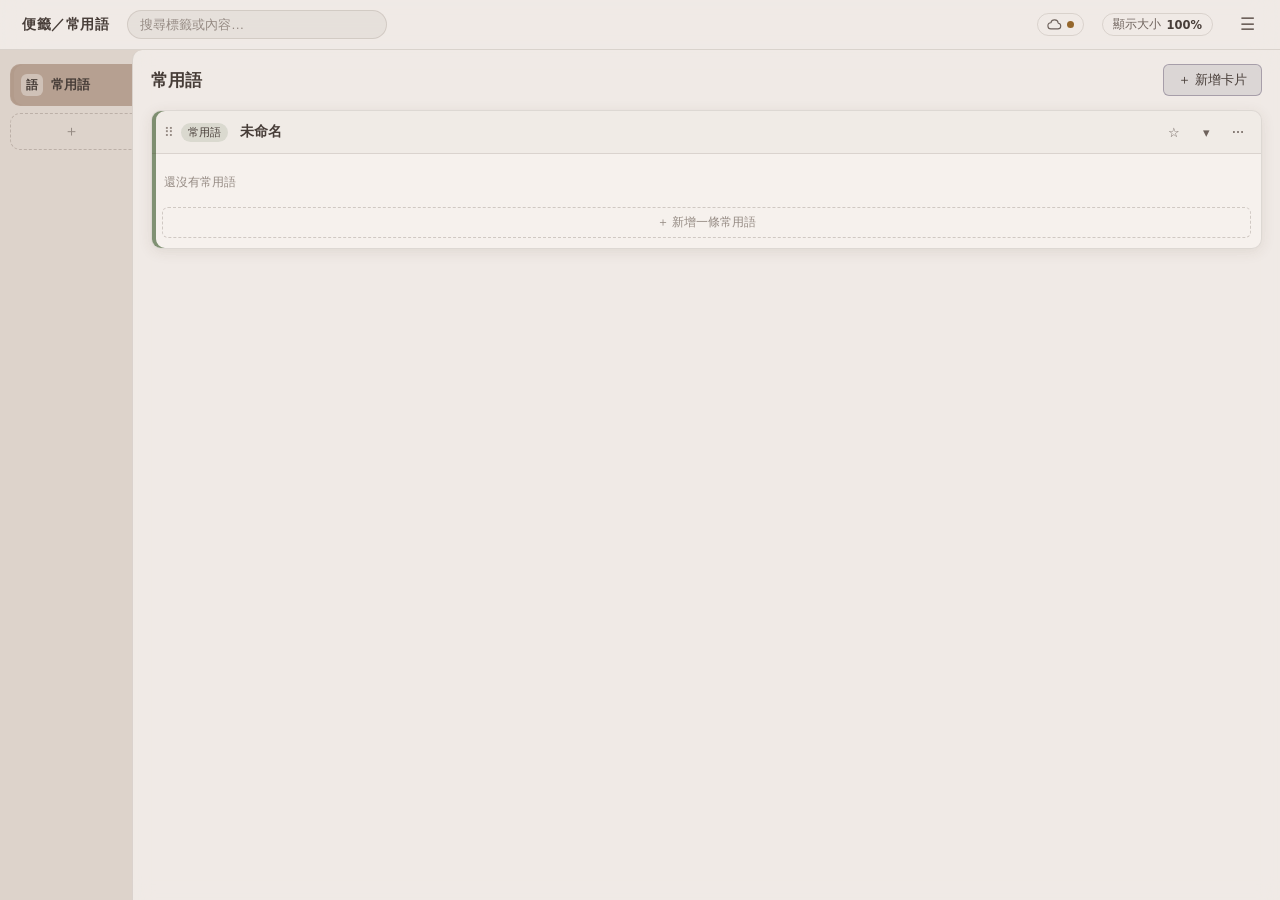
<file: index.html>
<!DOCTYPE html>
<!-- data-theme 先寫在這裡，讓預設的亮色在樣式表套用的當下就生效。
     樣式表的 :root 是暗色、亮色是覆寫上去的，少了這一行，每次開啟會先
     出現一格畫面的暗色再跳成亮色（JS 要等全部檔案載完才套主題）。
     使用者存過的設定仍然以資料為準，app.js 的 applyTheme() 會覆寫這裡。 -->
<html lang="zh-Hant" data-theme="light">
<head>
<meta charset="UTF-8">
<meta name="viewport" content="width=device-width, initial-scale=1.0">
<!-- 網頁安全政策 CSP（261106a）：規定這一頁只能跑哪些程式、只能連去哪裡。
     就算哪天又有一處把使用者的字當成 HTML 插進去，藏在裡面的 onerror 之類
     也不會執行，資料也送不到 Google 以外的地方。
       script-src  只跑自己儲存庫的 js 與 Google 登入元件；wasm-unsafe-eval 給 QR 辨識的 WebAssembly
       connect-src 只能連 Google 的 Drive／帳號 API
       style-src   unsafe-inline 是因為程式大量用 style 屬性與自訂配色的 <style>（只放驗過的色碼）
       img-src     data:／blob: 給貼上的 QR 截圖
       file:       讓檔案總管雙擊 index.html 的本機測試照樣能跑；放在 https 網頁上不會有任何作用
     要加新的對外連線或第三方檔案時，這裡一定要跟著改，而且要先想清楚。 -->
<meta http-equiv="Content-Security-Policy" content="default-src 'none'; script-src 'self' file: 'wasm-unsafe-eval' https://accounts.google.com/gsi/client; style-src 'self' file: 'unsafe-inline' https://accounts.google.com/gsi/style; img-src 'self' file: data: blob:; font-src 'self' file:; connect-src https://www.googleapis.com https://accounts.google.com/gsi/; frame-src https://accounts.google.com; base-uri 'none'; form-action 'none'; object-src 'none'">
<meta name="referrer" content="no-referrer">
<title>便籤／常用語工具</title>
<link rel="stylesheet" href="css/style.css">
</head>
<body>

<div id="app">

  <!-- 頂部列 -->
  <header id="topbar">
    <div class="brand" id="appTitle" title="點擊可改名">便籤／常用語</div>
    <input type="search" id="searchBox" placeholder="搜尋標籤或內容…" autocomplete="off">
    <div class="spacer"></div>
    <!-- 雲端同步：常駐一顆狀態點，點開才是帳號與動作。
         同步跟容量不一樣——它會出錯，而且出錯要馬上看得到，收進選單等於沒人看見 -->
    <button class="zoom-one sync-one" id="btnSync" title="雲端同步">
      <svg width="15" height="15" viewBox="0 0 24 24" fill="none" stroke="currentColor"
           stroke-width="1.8" stroke-linecap="round" stroke-linejoin="round" aria-hidden="true">
        <path d="M17.5 19a4.5 4.5 0 0 0 .5-8.97A6 6 0 0 0 6.2 9.2 3.9 3.9 0 0 0 6.5 19z"/>
      </svg>
      <span class="sync-dot" id="syncDot"></span>
    </button>

    <!-- 顯示大小：平常只有一顆膠囊，點開才列出級距 -->
    <button class="zoom-one" id="btnZoom" title="整個畫面的顯示大小">
      <span>顯示大小</span><b id="zoomVal">100%</b>
    </button>
    <button class="icon-btn" id="btnMenu" title="選單">☰</button>
  </header>

  <div id="body">

    <!-- 左側分類側欄 -->
    <nav id="sidebar">
      <div id="categoryList"></div>
      <button class="cat-add" id="btnAddCategory" title="新增分類">＋</button>
    </nav>

    <!-- 卡片區 -->
    <main id="content">
      <div id="contentHeader">
        <h1 id="currentCategoryName">—</h1>
        <button class="btn-primary" id="btnAddTab">＋ 新增卡片</button>
      </div>
      <div id="cardGrid"></div>
      <div id="emptyHint" class="empty-hint" hidden>
        這個分類還沒有卡片。點右上角「＋ 新增卡片」開始。
      </div>
    </main>

  </div>
</div>

<!-- 複製成功的浮動提示 -->
<div id="toast" hidden></div>

<!-- 通用彈窗 -->
<div id="modalBackdrop" hidden>
  <div id="modal">
    <div id="modalTitle"></div>
    <div id="modalBody"></div>
    <div id="modalFooter"></div>
  </div>
</div>

<!-- 顯示大小的級距選單 -->
<div id="zoomPanel" hidden></div>

<!-- 同步面板。跟 zoomPanel 一樣放在 body 底下而不是 #topbar 裡面：
     topbar 有 backdrop-filter，會替裡面的固定定位元素另外開一層，
     面板畫出來會霧掉、位置也變成相對於 topbar（截圖才看得出來） -->
<div id="syncPanel" hidden></div>

<!-- ☰ 選單 -->
<div id="menuPanel" hidden>
  <button data-act="export">匯出資料</button>
  <button data-act="shareExport">匯出卡片給別人</button>
  <button data-act="import">匯入資料</button>
  <hr>
  <button data-act="trash">最近刪除</button>
  <hr>
  <button data-act="appearance">外觀</button>
  <button data-act="rename">修改標題</button>
  <button data-act="about">關於／說明</button>
  <hr>
  <!-- 瀏覽器儲存空間。收在選單裡：平常不佔畫面，但真的滿了要做的事就在旁邊 -->
  <div id="menuQuota">
    <div id="menuQuotaText"></div>
    <div class="qbar"><div class="qbar-fill" id="menuQuotaFill"></div></div>
  </div>
</div>

<input type="file" id="importFile" accept=".json,application/json" hidden>

<script src="js/data.js"></script>
<script src="js/vault.js"></script>
<script src="js/clipboard.js"></script>
<script src="js/tabs.js"></script>
<script src="js/theme.js"></script>
<script src="js/pip.js"></script>
<script src="js/drive.js"></script>
<script src="js/app.js"></script>
</body>
</html>
</file>
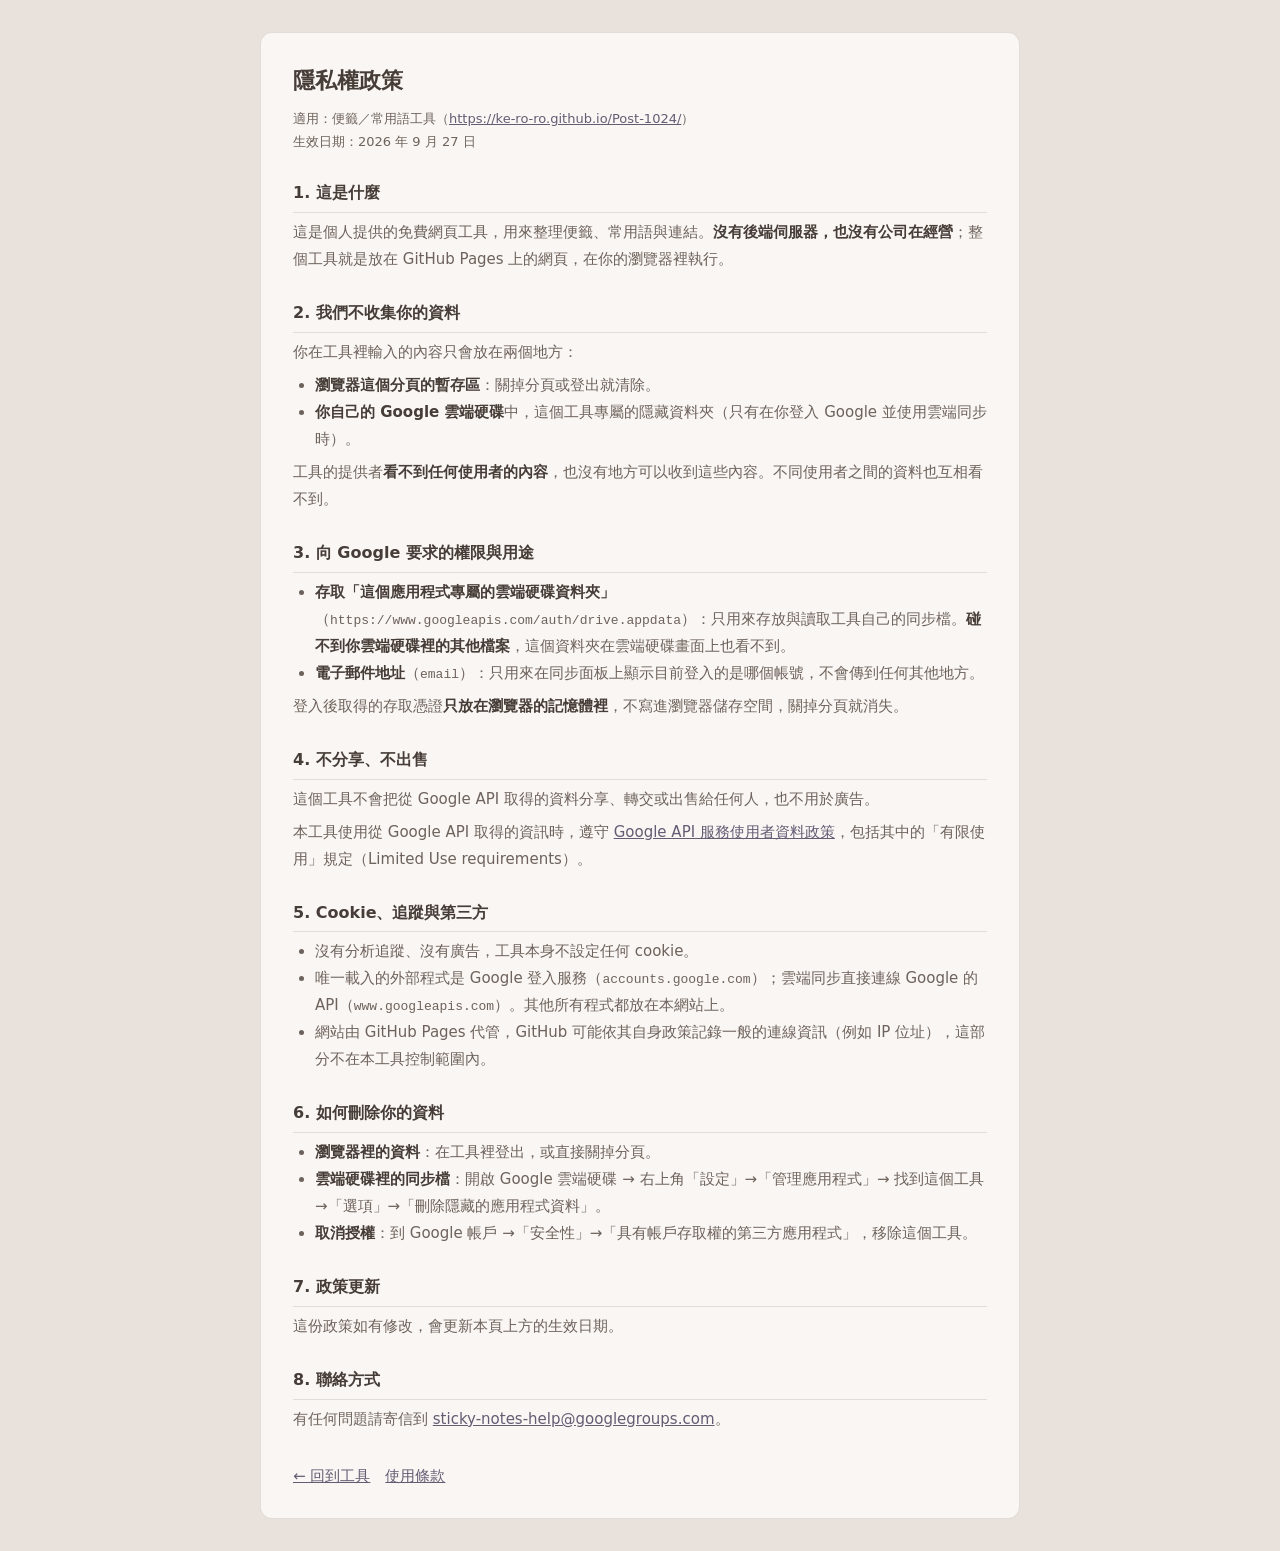
<file: privacy.html>
<!DOCTYPE html>
<!-- 隱私權政策（v4.33）。Google 對外正式版的 OAuth 應用程式要求一定要有這一頁，
     網址填在 Google Cloud Console 的「品牌」頁。內容必須跟程式實際行為一致：
     權限範圍見 js/drive.js 的 SCOPE，對外請求只有 accounts.google.com 與 www.googleapis.com。
     這一頁公開，用詞一律中性（資安文件第 4 節）。 -->
<html lang="zh-Hant">
<head>
<meta charset="UTF-8">
<meta name="viewport" content="width=device-width, initial-scale=1.0">
<!-- 這一頁只是靜態文字，不跑任何程式、不連任何地方（261106a） -->
<meta http-equiv="Content-Security-Policy" content="default-src 'none'; style-src 'unsafe-inline'; img-src 'self' data:; base-uri 'none'; form-action 'none'">
<meta name="referrer" content="no-referrer">
<title>隱私權政策｜便籤／常用語工具</title>
<style>
  :root {
    color-scheme: light;
    --bg: #e9e1db; --panel: #f9f6f3; --border: rgba(60, 40, 30, 0.12);
    --text: #473d38; --text-dim: #6e625c; --accent: #655c74;
  }
  @media (prefers-color-scheme: dark) {
    :root {
      color-scheme: dark;
      --bg: #58587e; --panel: #242938; --border: rgba(255, 255, 255, 0.13);
      --text: #ffffff; --text-dim: #c8c8d1; --accent: #c3b3e6;
    }
  }
  * { box-sizing: border-box; }
  body {
    margin: 0; background: var(--bg); color: var(--text-dim);
    font: 15px/1.8 system-ui, -apple-system, "Segoe UI", "Microsoft JhengHei", "PingFang TC", sans-serif;
  }
  main {
    max-width: 760px; margin: 32px auto; padding: 28px 32px;
    background: var(--panel); border: 1px solid var(--border); border-radius: 12px;
  }
  h1 { color: var(--text); font-size: 22px; margin: 0 0 4px; }
  h2 { color: var(--text); font-size: 16px; margin: 26px 0 6px; padding-bottom: 4px; border-bottom: 1px solid var(--border); }
  p, ul { margin: 6px 0; }
  ul { padding-left: 22px; }
  b { color: var(--text); }
  a { color: var(--accent); }
  code { font-size: 13px; overflow-wrap: anywhere; }
  .meta { font-size: 13px; }
  .back { display: inline-block; margin-top: 24px; }
  @media (max-width: 600px) { main { margin: 0; border-radius: 0; border-width: 0; padding: 20px 16px; } }
</style>
</head>
<body>
<main>
  <h1>隱私權政策</h1>
  <p class="meta">適用：便籤／常用語工具（<a href="./">https://ke-ro-ro.github.io/Post-1024/</a>）<br>生效日期：2026 年 9 月 27 日</p>

  <h2>1. 這是什麼</h2>
  <p>這是個人提供的免費網頁工具，用來整理便籤、常用語與連結。<b>沒有後端伺服器，也沒有公司在經營</b>；整個工具就是放在 GitHub Pages 上的網頁，在你的瀏覽器裡執行。</p>

  <h2>2. 我們不收集你的資料</h2>
  <p>你在工具裡輸入的內容只會放在兩個地方：</p>
  <ul>
    <li><b>瀏覽器這個分頁的暫存區</b>：關掉分頁或登出就清除。</li>
    <li><b>你自己的 Google 雲端硬碟</b>中，這個工具專屬的隱藏資料夾（只有在你登入 Google 並使用雲端同步時）。</li>
  </ul>
  <p>工具的提供者<b>看不到任何使用者的內容</b>，也沒有地方可以收到這些內容。不同使用者之間的資料也互相看不到。</p>

  <h2>3. 向 Google 要求的權限與用途</h2>
  <ul>
    <li><b>存取「這個應用程式專屬的雲端硬碟資料夾」</b>（<code>https://www.googleapis.com/auth/drive.appdata</code>）：只用來存放與讀取工具自己的同步檔。<b>碰不到你雲端硬碟裡的其他檔案</b>，這個資料夾在雲端硬碟畫面上也看不到。</li>
    <li><b>電子郵件地址</b>（<code>email</code>）：只用來在同步面板上顯示目前登入的是哪個帳號，不會傳到任何其他地方。</li>
  </ul>
  <p>登入後取得的存取憑證<b>只放在瀏覽器的記憶體裡</b>，不寫進瀏覽器儲存空間，關掉分頁就消失。</p>

  <h2>4. 不分享、不出售</h2>
  <p>這個工具不會把從 Google API 取得的資料分享、轉交或出售給任何人，也不用於廣告。</p>
  <p>本工具使用從 Google API 取得的資訊時，遵守 <a href="https://developers.google.com/terms/api-services-user-data-policy" rel="noopener">Google API 服務使用者資料政策</a>，包括其中的「有限使用」規定（Limited Use requirements）。</p>

  <h2>5. Cookie、追蹤與第三方</h2>
  <ul>
    <li>沒有分析追蹤、沒有廣告，工具本身不設定任何 cookie。</li>
    <li>唯一載入的外部程式是 Google 登入服務（<code>accounts.google.com</code>）；雲端同步直接連線 Google 的 API（<code>www.googleapis.com</code>）。其他所有程式都放在本網站上。</li>
    <li>網站由 GitHub Pages 代管，GitHub 可能依其自身政策記錄一般的連線資訊（例如 IP 位址），這部分不在本工具控制範圍內。</li>
  </ul>

  <h2>6. 如何刪除你的資料</h2>
  <ul>
    <li><b>瀏覽器裡的資料</b>：在工具裡登出，或直接關掉分頁。</li>
    <li><b>雲端硬碟裡的同步檔</b>：開啟 Google 雲端硬碟 → 右上角「設定」→「管理應用程式」→ 找到這個工具 →「選項」→「刪除隱藏的應用程式資料」。</li>
    <li><b>取消授權</b>：到 Google 帳戶 →「安全性」→「具有帳戶存取權的第三方應用程式」，移除這個工具。</li>
  </ul>

  <h2>7. 政策更新</h2>
  <p>這份政策如有修改，會更新本頁上方的生效日期。</p>

  <h2>8. 聯絡方式</h2>
  <p>有任何問題請寄信到 <a href="mailto:sticky-notes-help@googlegroups.com">sticky-notes-help@googlegroups.com</a>。</p>

  <a class="back" href="./">← 回到工具</a>　<a class="back" href="terms.html">使用條款</a>
</main>
</body>
</html>
</file>
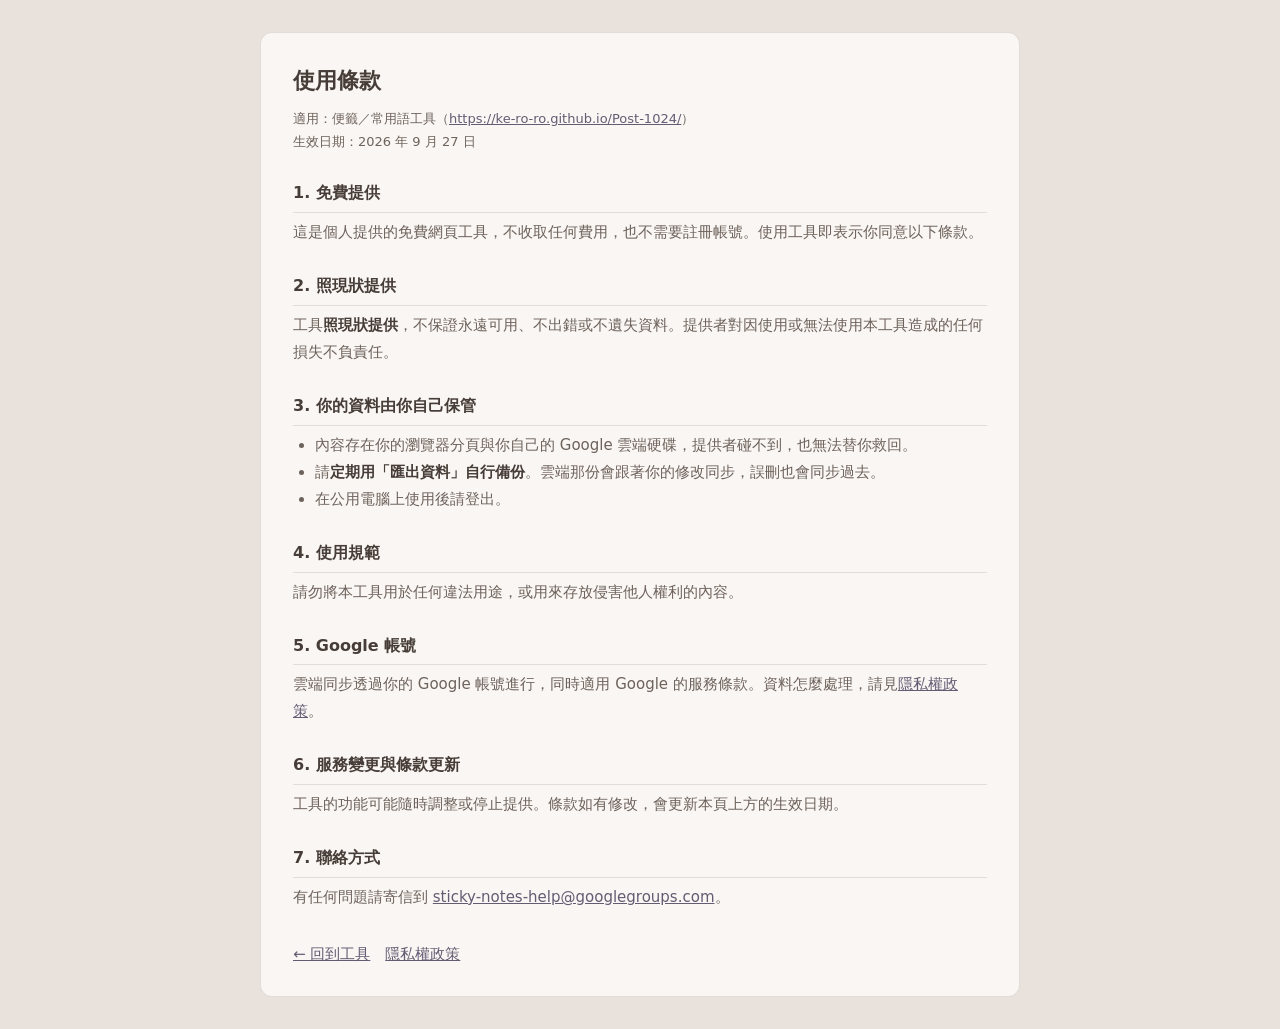
<file: terms.html>
<!DOCTYPE html>
<!-- 使用條款（v4.33）。Google 對外正式版的 OAuth 應用程式要求一定要有這一頁，
     網址填在 Google Cloud Console 的「品牌」頁。這一頁公開，用詞一律中性。 -->
<html lang="zh-Hant">
<head>
<meta charset="UTF-8">
<meta name="viewport" content="width=device-width, initial-scale=1.0">
<!-- 這一頁只是靜態文字，不跑任何程式、不連任何地方（261106a） -->
<meta http-equiv="Content-Security-Policy" content="default-src 'none'; style-src 'unsafe-inline'; img-src 'self' data:; base-uri 'none'; form-action 'none'">
<meta name="referrer" content="no-referrer">
<title>使用條款｜便籤／常用語工具</title>
<style>
  :root {
    color-scheme: light;
    --bg: #e9e1db; --panel: #f9f6f3; --border: rgba(60, 40, 30, 0.12);
    --text: #473d38; --text-dim: #6e625c; --accent: #655c74;
  }
  @media (prefers-color-scheme: dark) {
    :root {
      color-scheme: dark;
      --bg: #58587e; --panel: #242938; --border: rgba(255, 255, 255, 0.13);
      --text: #ffffff; --text-dim: #c8c8d1; --accent: #c3b3e6;
    }
  }
  * { box-sizing: border-box; }
  body {
    margin: 0; background: var(--bg); color: var(--text-dim);
    font: 15px/1.8 system-ui, -apple-system, "Segoe UI", "Microsoft JhengHei", "PingFang TC", sans-serif;
  }
  main {
    max-width: 760px; margin: 32px auto; padding: 28px 32px;
    background: var(--panel); border: 1px solid var(--border); border-radius: 12px;
  }
  h1 { color: var(--text); font-size: 22px; margin: 0 0 4px; }
  h2 { color: var(--text); font-size: 16px; margin: 26px 0 6px; padding-bottom: 4px; border-bottom: 1px solid var(--border); }
  p, ul { margin: 6px 0; }
  ul { padding-left: 22px; }
  b { color: var(--text); }
  a { color: var(--accent); }
  .meta { font-size: 13px; }
  .back { display: inline-block; margin-top: 24px; }
  @media (max-width: 600px) { main { margin: 0; border-radius: 0; border-width: 0; padding: 20px 16px; } }
</style>
</head>
<body>
<main>
  <h1>使用條款</h1>
  <p class="meta">適用：便籤／常用語工具（<a href="./">https://ke-ro-ro.github.io/Post-1024/</a>）<br>生效日期：2026 年 9 月 27 日</p>

  <h2>1. 免費提供</h2>
  <p>這是個人提供的免費網頁工具，不收取任何費用，也不需要註冊帳號。使用工具即表示你同意以下條款。</p>

  <h2>2. 照現狀提供</h2>
  <p>工具<b>照現狀提供</b>，不保證永遠可用、不出錯或不遺失資料。提供者對因使用或無法使用本工具造成的任何損失不負責任。</p>

  <h2>3. 你的資料由你自己保管</h2>
  <ul>
    <li>內容存在你的瀏覽器分頁與你自己的 Google 雲端硬碟，提供者碰不到，也無法替你救回。</li>
    <li>請<b>定期用「匯出資料」自行備份</b>。雲端那份會跟著你的修改同步，誤刪也會同步過去。</li>
    <li>在公用電腦上使用後請登出。</li>
  </ul>

  <h2>4. 使用規範</h2>
  <p>請勿將本工具用於任何違法用途，或用來存放侵害他人權利的內容。</p>

  <h2>5. Google 帳號</h2>
  <p>雲端同步透過你的 Google 帳號進行，同時適用 Google 的服務條款。資料怎麼處理，請見<a href="privacy.html">隱私權政策</a>。</p>

  <h2>6. 服務變更與條款更新</h2>
  <p>工具的功能可能隨時調整或停止提供。條款如有修改，會更新本頁上方的生效日期。</p>

  <h2>7. 聯絡方式</h2>
  <p>有任何問題請寄信到 <a href="mailto:sticky-notes-help@googlegroups.com">sticky-notes-help@googlegroups.com</a>。</p>

  <a class="back" href="./">← 回到工具</a>　<a class="back" href="privacy.html">隱私權政策</a>
</main>
</body>
</html>
</file>
<file: css/style.css>
/* ============================================================
   便籤／常用語工具 — 樣式
   沿用桌面版的暗色毛玻璃方向與莫蘭迪薰衣草紫強調色。
   所有顏色集中在這裡的變數，之後要換色只改這一段就好。
   ============================================================ */

:root {
  /* ---- 暗色（v4.8）----------------------------------------------------
     底色、面板、文字三色由使用者在自訂配色裡調好後指定為預設：
       底色 #58587e、面板 #242938、文字 #ffffff
     其餘深淺（側欄後方、卡片底、滑過、提示框、次要與提示文字）是用
     theme.js 同一套規則從這三色算出來再寫死在這裡，所以跟他當時在
     面板裡看到的畫面一模一樣。強調色、色票、光暈維持薰衣草夜 II。
     特色：底色比面板亮，側欄後方會比卡片區亮。                          */
  color-scheme: dark;

  --bg:            #58587e;
  --bg-deep:       #40405c;
  --panel:         rgba(36, 41, 56, 0.72);   /* #242938 */
  --panel-solid:   #242938;
  --panel-hover:   rgba(58, 62, 76, 0.85);
  --border:        rgba(255, 255, 255, 0.13);
  --border-strong: rgba(255, 255, 255, 0.18);

  --text:          #ffffff;   /* 對卡片底色 8.8:1 */
  --text-dim:      #c8c8d1;
  --text-faint:    #9899a9;

  --accent:        #c3b3e6;   /* 薰衣草紫 */
  --accent-soft:   rgba(195, 179, 230, 0.30);
  --accent-line:   rgba(195, 179, 230, 0.70);
  --danger:        #c98b8b;
  --ok:            #8fbfa4;

  /* raise / sink 是方向性的顏色：暗底往亮疊、亮底往暗疊。
     寫死 rgba(255,255,255,x) 的話換成亮底就整個消失，所以一定要走變數。 */
  --raise-xs:      rgba(255,255,255,0.045);  /* 卡片底、列底的微亮 */
  --raise-sm:      rgba(255,255,255,0.075);  /* hover 底色、中性小圓標 */
  --raise-md:      rgba(255,255,255,0.12);   /* 捲軸拉桿 */

  --sink-soft:     rgba(0,0,0,0.22);         /* 內縮區塊的底 */
  --sink-strong:   rgba(0,0,0,0.28);
  --field-bg:      rgba(0,0,0,0.30);         /* 輸入框 */
  --overlay:       rgba(0,0,0,0.55);         /* 彈窗遮罩 */

  --panel-alt:     rgba(78, 79, 112, 0.72);  /* 卡片等次要面板 */
  --toast-bg:      rgba(66, 66, 95, 0.95);

  --accent-hover:  rgba(195, 179, 230, 0.42);
  --accent-mark:   rgba(195, 179, 230, 0.45); /* 搜尋命中的螢光 */
  --accent-glow:   rgba(195, 179, 230, 0.13); /* 背景光暈 */
  --glow-2:        rgba(140, 165, 190, 0.10);

  --danger-soft:   rgba(201, 139, 139, 0.15);
  --danger-fill:   rgba(201, 139, 139, 0.20);
  --danger-hover:  rgba(201, 139, 139, 0.28);
  --danger-line:   rgba(201, 139, 139, 0.40);
  --danger-line-strong: rgba(201, 139, 139, 0.60);
  --danger-text:   #e0b3b3;
  --danger-text-strong: #e6bcbc;

  --ok-soft:       rgba(143, 191, 164, 0.22);
  --ok-line:       rgba(143, 191, 164, 0.50);
  --warn:          #d9b98c;                  /* 倒數三天內的琥珀預警 */

  --shadow:        0 6px 24px rgba(0, 0, 0, 0.35);
  --picker-icon:   invert(0.7);              /* 日期欄的日曆小圖示：暗底要反白 */

  /* ---- 色票（v4.7）----------------------------------------------------
     卡片與分類貼紙共用。寫成 R,G,B 三個數字，才能在不同地方配不同透明度：
     rgb(var(--c-x)) 是實色，rgba(var(--c-x), 0.2) 是淡底。
     暗色版本統一調到對卡片底色約 7:1，米色、粉色才不會亮成白色；
     可可刻意比較深（約 5:1），否則會跟奶茶褐撞成同一個顏色。          */
  --c-green:  150, 178, 128;
  --c-teal:   142, 177, 170;   /* #8eb1aa。v4.8 亮色的青換掉了，暗色維持原樣（使用者喜歡暗色版） */
  --c-blue:   153, 170, 194;
  --c-pink:   199, 161, 162;
  --c-tea:    191, 165, 148;
  --c-cocoa:  167, 136, 127;

  /* 各處上色的濃淡。亮暗主題的最佳值不同，所以也是變數 */
  --tint-badge-line: 0.22;   /* 細線版：小圓標底 */
  --tint-head-full:  0.16;   /* 滿版：標題列底 */
  --tint-badge-full: 0.30;   /* 滿版：小圓標底 */
  --tint-cat:        0.16;   /* 分類貼紙 */
  --tint-cat-on:     0.34;   /* 目前選中的分類貼紙 */

  --cat-on-neutral:      195, 179, 230;   /* 沒設顏色的分類被選中時：跟強調色相同 */
  --cat-on-neutral-a:    0.30;
  --cat-on-neutral-line: 0.70;
  --cat-on-neutral-short: var(--sink-strong);   /* 選中時代表字的底 */

  --radius:        10px;
  --radius-sm:     6px;
}

/* ---- 亮色：奶茶（v4.7）--------------------------------------------------
   原本規劃的莫蘭迪亮色，面板色 #fdf9ee 的色相落在 44°（黃色區）、彩度 79%，
   只是因為很亮才看起來接近白色；內容區、卡片疊兩層之後明顯偏黃。
   奶茶版把中性色的色相移到 20～27°（紅褐色區），彩度壓在 32% 以下。
   強調色維持藕紫；色邊都在卡片底色上 3:1 以上（可可 4.3:1）。            */
:root[data-theme="light"] {
  color-scheme: light;

  --bg:            #e9e1db;
  --bg-deep:       #ddd3cb;   /* 側欄後方。太深的話側欄一整條會像髒污 */
  --panel:         rgba(247, 243, 240, 0.72);
  --panel-solid:   #f9f6f3;
  --panel-hover:   rgba(252, 250, 248, 0.92);
  --border:        rgba(60, 40, 30, 0.12);
  --border-strong: rgba(60, 40, 30, 0.20);

  --text:          #473d38;   /* 對卡片底色 9.4:1 */
  --text-dim:      #6e625c;   /* 5.3:1 */
  --text-faint:    #958a83;   /* 3.0:1，只用在提示文字 */

  --accent:        #655c74;   /* 藕紫壓深，5.6:1 */
  --accent-soft:   rgba(101, 92, 116, 0.14);
  --accent-line:   rgba(101, 92, 116, 0.45);
  --danger:        #a4504d;
  --ok:            #5f8a70;

  --raise-xs:      rgba(60, 40, 30, 0.028);
  --raise-sm:      rgba(60, 40, 30, 0.055);
  --raise-md:      rgba(60, 40, 30, 0.16);

  --sink-soft:     rgba(60, 40, 30, 0.05);
  --sink-strong:   rgba(60, 40, 30, 0.08);
  --field-bg:      rgba(255, 255, 255, 0.55);
  --overlay:       rgba(60, 45, 40, 0.35);

  --panel-alt:     rgba(247, 243, 240, 0.72);
  --toast-bg:      rgba(250, 247, 244, 0.97);

  --accent-hover:  rgba(101, 92, 116, 0.22);
  --accent-mark:   rgba(150, 128, 190, 0.32);
  --accent-glow:   rgba(122, 114, 129, 0.10);
  --glow-2:        rgba(176, 140, 120, 0.16);

  --danger-soft:   rgba(164, 80, 77, 0.10);
  --danger-fill:   rgba(164, 80, 77, 0.14);
  --danger-hover:  rgba(164, 80, 77, 0.20);
  --danger-line:   rgba(164, 80, 77, 0.35);
  --danger-line-strong: rgba(164, 80, 77, 0.55);
  --danger-text:   #9a4744;
  --danger-text-strong: #8a3c3a;

  --ok-soft:       rgba(95, 138, 112, 0.16);
  --ok-line:       rgba(95, 138, 112, 0.45);
  --warn:          #95672c;

  --shadow:        0 3px 14px rgba(80, 55, 40, 0.10);
  --picker-icon:   none;

  --c-green:  128, 145, 115;   /* #809173 */
  --c-teal:   182, 203, 188;   /* #b6cbbc 使用者指定（v4.8）：#bfd1c4 再深一點點，細線 1.5:1 */
  --c-blue:   125, 141, 162;   /* #7d8da2 */
  --c-pink:   178, 126, 128;   /* #b27e80 */
  --c-tea:    168, 133, 110;   /* #a8856e */
  --c-cocoa:  201, 180, 199;   /* #c9b4c7 藕荷，使用者指定（v4.8），取代亮色的可可；細線 1.7:1 */

  --tint-badge-line: 0.20;
  --tint-head-full:  0.20;
  --tint-badge-full: 0.32;
  --tint-cat:        0.20;
  --tint-cat-on:     0.40;

  /* #b29b8b 淺焦糖，實心色塊＋深字＋粗體（使用者指定，v4.8）。
     側欄的色塊都是淡淡一層，淡到一定程度不管什麼色都很接近（實測色差 2～8），
     所以「選中」要靠深淺差跳出來，而不是再換一個色相。深字對它 4.3:1。 */
  --cat-on-neutral:      178, 155, 139;
  --cat-on-neutral-a:    0.90;
  --cat-on-neutral-line: 0;
  --cat-on-neutral-short: rgba(255, 255, 255, 0.35);
}

* { box-sizing: border-box; }

/* HTML 的 hidden 屬性只是瀏覽器預設樣式表裡的 display:none，
   底下任何自己寫的 display 規則都會蓋掉它（例如 #modalBackdrop 的 display:grid），
   結果就是元素明明有 hidden 卻照樣顯示出來。這條把它拉回來，
   之後新增元件時也不必再擔心這個坑。 */
[hidden] { display: none !important; }

html, body {
  height: 100%;
  margin: 0;
  background: var(--bg-deep);
  color: var(--text);
  /* 正黑體後面接雅黑體（v4.35）：正黑體沒有「录、码」這類簡體字，
     Windows 會一個字一個字往後找有這個字的字型，排在下一個的是雅黑體才不會借到別套 */
  font-family: "Microsoft JhengHei UI", "Microsoft JhengHei", "Microsoft YaHei UI", "Microsoft YaHei",
               "Segoe UI", system-ui, sans-serif;
  font-size: 14px;
  overflow: hidden;
}

/* 介面字型（v4.35，☰ →「外觀」）。都是電腦內建的字型，不從網路載入。
   html 與 body 都要寫：body 上的規則會蓋掉從 html 繼承下來的 */
:root[data-font="yahei"],
:root[data-font="yahei"] body {
  font-family: "Microsoft YaHei UI", "Microsoft YaHei", "Microsoft JhengHei UI", "Microsoft JhengHei",
               "Segoe UI", system-ui, sans-serif;
}
:root[data-font="system"],
:root[data-font="system"] body { font-family: system-ui, "Segoe UI", sans-serif; }

/* 淡淡的漸層底，讓毛玻璃有東西可以透 */
body::before {
  content: "";
  position: fixed;
  inset: 0;
  background:
    radial-gradient(circle at 15% 10%, var(--accent-glow), transparent 45%),
    radial-gradient(circle at 85% 85%, var(--glow-2), transparent 45%),
    var(--bg);
  z-index: -1;
}

#app { height: 100%; display: flex; flex-direction: column; }

/* ---------- 頂部列 ---------- */
#topbar {
  display: flex;
  align-items: center;
  gap: 12px;
  padding: 10px 16px;
  background: var(--panel);
  backdrop-filter: blur(14px);
  -webkit-backdrop-filter: blur(14px);
  border-bottom: 1px solid var(--border);
  flex: 0 0 auto;
}

.brand {
  font-weight: 600;
  letter-spacing: 0.5px;
  cursor: pointer;
  padding: 3px 6px;
  border-radius: var(--radius-sm);
}
.brand:hover { background: var(--accent-soft); }

.spacer { flex: 1; }

#searchBox {
  width: 260px;
  padding: 6px 12px;
  border-radius: 999px;
  border: 1px solid var(--border);
  background: var(--sink-soft);
  color: var(--text);
  outline: none;
}
#searchBox:focus { border-color: var(--accent-line); }
#searchBox::placeholder { color: var(--text-faint); }

.icon-btn {
  background: transparent;
  border: none;
  color: var(--text-dim);
  font-size: 17px;
  cursor: pointer;
  padding: 4px 9px;
  border-radius: var(--radius-sm);
}
.icon-btn:hover { background: var(--accent-soft); color: var(--text); }

/* 搬到其他分類。跟選色點一樣滑鼠移到卡片才浮現——它不是常用動作，
   常駐會讓標題列在窄卡片上擠成一團 */
.move-btn {
  opacity: 0;
  transition: opacity 0.12s;
  font-size: 14px;
}
.card:hover .move-btn,
.move-btn:focus-visible { opacity: 1; }

/* 搬移彈窗裡的分類清單 */
.move-list { display: flex; flex-direction: column; gap: 6px; margin-bottom: 4px; }
.move-item {
  display: flex;
  align-items: center;
  gap: 9px;
  padding: 7px 10px;
  background: var(--sink-soft);
  border: 1px solid var(--border);
  border-radius: var(--radius-sm);
  color: var(--text);
  font-size: 13px;
  text-align: left;
  cursor: pointer;
}
.move-item:hover:not(:disabled) { border-color: var(--accent-line); background: var(--accent-soft); }
.move-item:disabled { opacity: 0.45; cursor: default; }
.move-item .short {
  flex: 0 0 22px;
  height: 22px;
  display: grid;
  place-items: center;
  border-radius: var(--radius-sm);
  background: var(--sink-strong);
  color: var(--accent);
  font-size: 12px;
}
.move-item[data-color] .short { background: rgb(var(--tc)); color: var(--text); }
.move-item .name { flex: 1; overflow: hidden; text-overflow: ellipsis; white-space: nowrap; }

/* ---------- 主體 ---------- */
#body { flex: 1; display: flex; min-height: 0; }

/* ---------- 側欄 ---------- */
#sidebar {
  width: 132px;
  flex: 0 0 132px;
  padding: 14px 0 14px 10px;
  display: flex;
  flex-direction: column;
  gap: 7px;
  overflow-y: auto;
}

/* 分類貼紙：只有左側圓角，沿用桌面版的視覺語言 */
.cat {
  display: flex;
  align-items: center;
  gap: 8px;
  padding: 9px 10px;
  background: var(--panel);
  border: 1px solid var(--border);
  border-right: none;
  border-radius: var(--radius) 0 0 var(--radius);
  cursor: pointer;
  user-select: none;
  color: var(--text-dim);
  position: relative;
}
.cat:hover { background: var(--panel-hover); color: var(--text); }
.cat.active {
  background: var(--accent-soft);
  border-color: var(--accent-line);
  border-right: none;
  color: var(--text);
  box-shadow: inset 3px 0 0 var(--accent);
}
.cat .short {
  width: 22px; height: 22px;
  flex: 0 0 22px;
  display: grid; place-items: center;
  background: var(--sink-strong);
  border-radius: var(--radius-sm);
  font-size: 12px;
  color: var(--accent);
}
.cat .name {
  flex: 1;
  white-space: nowrap;
  overflow: hidden;
  text-overflow: ellipsis;
  font-size: 13px;
}
.cat .more {
  opacity: 0;
  color: var(--text-faint);
  padding: 0 2px;
  font-size: 15px;
}
.cat:hover .more { opacity: 1; }
.cat.dragging { opacity: 0.4; }
.cat.drop-target { box-shadow: inset 0 3px 0 var(--accent); }
/* 卡片被拖到這個分類上方：整格框起來，跟「調整分類順序」的插入線分開，
   兩種拖曳意思不同，不能共用同一個記號（規格書 11.1） */
.cat.drop-move {
  box-shadow: inset 0 0 0 2px var(--accent);
  background: var(--accent-glow);
  color: var(--text);
}

.cat-add {
  margin-right: 0;
  padding: 8px;
  background: transparent;
  border: 1px dashed var(--border-strong);
  border-right: none;
  border-radius: var(--radius) 0 0 var(--radius);
  color: var(--text-faint);
  cursor: pointer;
  font-size: 15px;
}
.cat-add:hover { color: var(--accent); border-color: var(--accent-line); }

/* ---------- 內容區 ---------- */
#content {
  flex: 1;
  min-width: 0;
  padding: 14px 18px 24px;
  overflow-y: auto;
  background: var(--panel);
  backdrop-filter: blur(10px);
  -webkit-backdrop-filter: blur(10px);
  border-left: 1px solid var(--border);
  border-top-left-radius: var(--radius);
}

#contentHeader {
  display: flex;
  align-items: center;
  gap: 14px;
  margin-bottom: 14px;
}
#currentCategoryName {
  font-size: 17px;
  font-weight: 600;
  margin: 0;
  flex: 1;
}

.btn-primary {
  background: var(--accent-soft);
  border: 1px solid var(--accent-line);
  color: var(--text);
  padding: 6px 14px;
  border-radius: var(--radius-sm);
  cursor: pointer;
  font-size: 13px;
}
.btn-primary:hover { background: var(--accent-hover); }

.btn-plain {
  background: transparent;
  border: 1px solid var(--border-strong);
  color: var(--text-dim);
  padding: 6px 14px;
  border-radius: var(--radius-sm);
  cursor: pointer;
  font-size: 13px;
}
.btn-plain:hover { color: var(--text); border-color: var(--accent-line); }

.btn-danger {
  background: var(--danger-soft);
  border: 1px solid var(--danger-line);
  color: var(--danger-text);
  padding: 6px 14px;
  border-radius: var(--radius-sm);
  cursor: pointer;
  font-size: 13px;
}
.btn-danger:hover { background: var(--danger-hover); }

.empty-hint {
  color: var(--text-faint);
  padding: 40px 0;
  text-align: center;
}

/* ---------- 卡片網格 ---------- */
/* 密集排版：列切得很細，由 app.js 的 layoutGrid() 算出每張卡片佔幾列。
   縱向的空隙因此被壓掉，一張很長的卡片不會把旁邊的整排往下推。

   **align-items: start 不要拿掉。** grid 預設會把格子裡的東西拉滿，卡片被
   拉高之後量到的高度就變大，算出更大的佔格數再拉更高，會無限長下去。 */
#cardGrid {
  display: grid;
  grid-template-columns: repeat(auto-fill, minmax(330px, 1fr));
  column-gap: 14px;
  row-gap: 0;            /* 縱向間距算進佔格數裡，見 GRID_GAP */
  grid-auto-rows: 2px;   /* 與 app.js 的 GRID_UNIT 一致 */
  align-items: start;
}

/* 全域搜尋時的分類分組標題。卡片一離開自己的分類就看不出是哪來的，
   所以每一組上面加一行分類名稱。橫跨整行，不佔卡片的格子 */
.cat-group {
  grid-column: 1 / -1;
  display: flex;
  align-items: center;
  gap: 8px;
  margin: 10px 0 -4px;
  color: var(--text-dim);
  font-size: 12px;
  font-weight: 600;
  letter-spacing: 0.5px;
}
.cat-group::after {
  content: '';
  flex: 1;
  height: 1px;
  background: var(--border);
}
.cat-group:first-child { margin-top: 0; }
/* 標題文字一律用 --text-dim。亮色色票是使用者挑過的低對比色（規格書 4.7），
   12px 的小字直接染上去會讀不清楚，所以顏色只給那條線 */
.cat-group[data-color]::after { background: rgb(var(--tc)); opacity: 0.55; }

/* 搜尋時看到的是過濾後的結果，拖曳算出來的順序是錯的，所以把手直接不出現 */
#cardGrid.searching .drag-handle,
#cardGrid.searching .li-grip,
#cardGrid.searching .link-grip,
#cardGrid.searching .qp-grip { visibility: hidden; }

.card {
  background: var(--panel-alt);
  border: 1px solid var(--border);
  border-radius: var(--radius);
  overflow: hidden;
  box-shadow: var(--shadow);
}
.card-head {
  display: flex;
  align-items: center;
  gap: 6px;
  padding: 8px 10px;
  border-bottom: 1px solid var(--border);
  background: var(--raise-xs);
}
.card-type {
  font-size: 11px;
  color: var(--text);
  background: var(--raise-sm);
  padding: 2px 7px;
  border-radius: 999px;
  flex: 0 0 auto;
  white-space: nowrap;   /* 標題列擠的時候標籤不可以折成兩行（使用者截圖的「TO／TP」） */
}
.card-title {
  flex: 1;
  font-weight: 600;
  font-size: 13.5px;
  padding: 2px 4px;
  border-radius: 4px;
  cursor: text;
  white-space: nowrap;
  overflow: hidden;
  text-overflow: ellipsis;
}
.card-title:hover { background: var(--raise-sm); }
.card-head .icon-btn { font-size: 13px; padding: 2px 6px; }
/* 標題列的鈕一律同高、內容上下置中：眼睛是 SVG、⦿ 與 ⋯ 是字，
   各字型把符號畫在不同高度，不固定盒子會高低不齊（使用者截圖） */
.card-head .icon-btn {
  display: inline-flex;
  align-items: center;
  justify-content: center;
  height: 24px;
  min-width: 26px;
  line-height: 1;
}
.card-body { padding: 10px; }

/* 看起來像文字，點下去就能改 */
.editable {
  padding: 4px 6px;
  border-radius: 4px;
  cursor: text;
  white-space: pre-wrap;
  word-break: break-word;
  min-height: 20px;
}
.editable:hover { background: var(--raise-sm); }
.editable.placeholder { color: var(--text-faint); }

textarea.inline-edit, input.inline-edit {
  width: 100%;
  background: var(--field-bg);
  border: 1px solid var(--accent-line);
  border-radius: 4px;
  color: var(--text);
  padding: 4px 6px;
  font: inherit;
  outline: none;
  resize: vertical;
}

/* ---------- 常用語：試算表式版面 ---------- */

/* 常用語卡片橫跨整個網格，內容才有地方完整呈現 */
.card-wide { grid-column: 1 / -1; }

/* 標題列與資料列共用同一組欄寬定義。
   原本兩邊各自用 flex 搭 flex-basis，只要有一邊的 border 或 padding 差一點點
   欄位就會對不齊；改成 grid 之後對齊是版面規則保證的，不靠兩邊寫得一模一樣。 */
.qp-head,
.qp-row {
  display: grid;
  grid-template-columns: 18px 54px 200px 1fr 90px;
  gap: 12px;
  align-items: start;
  padding: 8px 10px;
  border: 1px solid transparent;
}

.qp-head {
  font-size: 11px;
  color: var(--text-faint);
  border-bottom-color: var(--border);
  padding-bottom: 6px;
  margin-bottom: 2px;
  cursor: default;
}

.qp-row {
  border-radius: var(--radius-sm);
  border-bottom-color: var(--border);
  cursor: pointer;
  transition: background 0.12s;
}
.qp-row:hover { background: var(--raise-sm); border-color: var(--border); }
.qp-row.copied {
  background: var(--ok-soft);
  border-color: var(--ok-line);
}

/* 標籤欄：固定寬度，像試算表的 A 欄 */
.qp-label {
  font-size: 13px;
  font-weight: 600;
  color: var(--text);
  word-break: break-word;
  border-right: 1px solid var(--border);
  padding-right: 12px;
}
.qp-head .qp-label { font-weight: 400; font-size: 11px; color: var(--text-faint); }

/* 內容欄：吃掉剩下的全部寬度 */
.qp-content {
  min-width: 0;
  font-size: 13px;
  color: var(--text-dim);
  white-space: pre-wrap;
  word-break: break-word;
  line-height: 1.6;
  max-height: 3.2em;      /* 大約兩行，超出的部分用展開鈕看 */
  overflow: hidden;
}
.qp-head .qp-content { font-size: 11px; color: var(--text-faint); max-height: none; }
.qp-row.expanded .qp-content { max-height: none; }

.qp-label.placeholder,
.qp-content.placeholder { color: var(--text-faint); font-weight: 400; }

.qp-actions,
.qp-actions-space {
  display: flex;
  justify-content: flex-end;
  gap: 2px;
}

.row-hint {
  color: var(--text-faint);
  padding: 10px 2px;
  font-size: 12px;
}

.row-add {
  width: 100%;
  margin-top: 6px;
  padding: 6px;
  background: transparent;
  border: 1px dashed var(--border-strong);
  border-radius: var(--radius-sm);
  color: var(--text-faint);
  cursor: pointer;
  font-size: 12px;
}
.row-add:hover { color: var(--accent); border-color: var(--accent-line); }

/* ---------- 待辦 ---------- */
.todo-row { display: flex; align-items: flex-start; gap: 8px; padding: 4px 2px; }
.todo-row input[type=checkbox] { margin-top: 4px; accent-color: var(--accent); }
.todo-row .editable { flex: 1; }
.todo-row.done .editable { text-decoration: line-through; color: var(--text-faint); }

/* ---------- 連結收藏（v4.35：連結卡＋私人卡片） ---------- */
/* 固定欄位用 grid，不用 flex：這一列有八個東西（把手／勾選／展開／名稱／標記／
   複製／編輯／刪除），flex 排的話多一個元素就會把名稱擠歪（11.4）。
   沒東西的格子也留著空的元素佔位（11.24）。 */
.link-row {
  display: grid;
  grid-template-columns: 16px 13px 14px minmax(60px, 1fr) minmax(0, auto) auto auto auto;
  align-items: center;
  gap: 6px;
  padding: 4px 2px;
}
/* 整張卡片都沒有網址（只放帳密）：沒有勾選框那一欄（261002b） */
.link-row.no-check {
  grid-template-columns: 16px 14px minmax(60px, 1fr) minmax(0, auto) auto auto auto;
}
/* 展開鈕只是一個小三角形，不用跟動作鈕一樣寬（261002b：原本 24px 看起來空一大格） */
.card-body .link-row .pv-tri { width: 14px; }
.link-check-gap, .pv-tri-gap, .icon-gap { display: block; }
.icon-gap { width: 24px; }
.link-row .lk-plain {
  overflow: hidden;
  text-overflow: ellipsis;
  white-space: nowrap;
  color: var(--text);
}
.link-row .lk-plain[title] { cursor: pointer; }
.link-row a {
  color: var(--accent);
  text-decoration: none;
  overflow: hidden;
  text-overflow: ellipsis;
  white-space: nowrap;
}

/* 平常隱藏，滑鼠移到這一列才浮現。跟卡片、常用語列、便籤同一套做法 */
.link-grip {
  color: var(--text-faint);
  cursor: grab;
  font-size: 12px;
  line-height: 20px;
  letter-spacing: -1px;
  user-select: none;
  opacity: 0;
  text-align: center;
}
/* 只有一條網址時標記欄沒東西，但格子要留著（同把手，11.24） */
.link-badge-gap { width: 0; }

.link-row:hover .link-grip { opacity: 1; }
.link-grip:hover { color: var(--accent); }
.link-grip:active { cursor: grabbing; }
.lk-item.dragging { opacity: 0.35; }
.lk-item.row-drop-target { box-shadow: inset 0 2px 0 var(--accent); }

/* 展開之後的內容：縮排對齊名稱那一欄，左邊一條細線表示「這是上面那一筆的」 */
.lk-detail {
  margin: 0 0 6px 46px;
  padding: 2px 0 2px 10px;
  border-left: 2px solid var(--border);
}
.lk-detail .pv-field .icon-btn { width: 24px; height: 22px; }
.lk-url { align-items: center; }
.pv-field .lk-url-label {
  flex: 0 0 auto;
  min-width: 34px;
  max-width: 40%;
  overflow: hidden;
  text-overflow: ellipsis;
  white-space: nowrap;
  color: var(--text-dim);
}
.lk-memo { align-items: flex-start; }
.lk-memo .pv-note { flex: 1; min-width: 0; margin: 0; padding: 0; border-top: none; color: var(--text-dim); font-size: 12px; }
.link-row a:hover { text-decoration: underline; }

/* 刪除鈕：平常不搶眼，滑過才轉紅，降低誤點機率 */
.icon-btn.danger-btn:hover {
  background: var(--danger-fill);
  color: var(--danger-text-strong);
}

.date-picker {
  width: 100%;
  margin-top: 10px;
  padding: 5px 8px;
  background: var(--field-bg);
  border: 1px solid var(--border-strong);
  border-radius: var(--radius-sm);
  color: var(--text);
  font: inherit;
  outline: none;
}
.date-picker:focus { border-color: var(--accent-line); }

/* ---------- 倒數 ---------- */
/* v4.10：卡片層級的大數字與日期行拿掉了，日期搬到每一筆任務身上。
   分組標題與時間標的樣式在下面的 v4.10 區塊。 */

/* ---------- 提示 ---------- */
#toast {
  position: fixed;
  bottom: 26px;
  left: 50%;
  transform: translateX(-50%);
  background: var(--toast-bg);
  border: 1px solid var(--accent-line);
  color: var(--text);
  padding: 9px 20px;
  border-radius: 999px;
  box-shadow: var(--shadow);
  z-index: 300;
  font-size: 13px;
}
#toast.err { border-color: var(--danger-line-strong); color: var(--danger-text-strong); }

/* ---------- 彈窗 ---------- */
#modalBackdrop {
  position: fixed;
  inset: 0;
  background: var(--overlay);
  display: grid;
  place-items: center;
  z-index: 200;
}
/* 彈窗最高不超過畫面：裡面的 textarea 是可以用滑鼠拉大的，拉過頭時
   整個彈窗會被撐出畫面，底下的按鈕就跑到看不到也點不到的地方，而且
   背景是 overflow:hidden 的，捲也捲不到。改成標題與按鈕固定、
   中間那段自己捲。 */
#modal {
  width: min(440px, 90vw);
  max-height: calc(100vh - 32px);
  display: flex;
  flex-direction: column;
  background: var(--panel-solid);
  border: 1px solid var(--border-strong);
  border-radius: var(--radius);
  box-shadow: var(--shadow);
  overflow: hidden;
}
#modalTitle, #modalFooter { flex: 0 0 auto; }
#modalTitle {
  padding: 13px 16px;
  font-weight: 600;
  border-bottom: 1px solid var(--border);
}
#modalBody { padding: 16px; flex: 1 1 auto; overflow-y: auto; }
/* 只讓它直的拉，橫的拉會把彈窗撐寬 */
#modalBody textarea { resize: vertical; }
#modalBody label { display: block; margin-bottom: 5px; color: var(--text-dim); font-size: 12.5px; }
/* 用排除法而不是逐一列出型別：原本只列 text/date/url，
   漏掉 password 導致私人卡片的密碼欄完全沒吃到樣式（縮成預設窄框、
   沒有下緣，又被 .field-hint 的負 margin 蓋住）。
   只有 checkbox / radio / file 需要保留瀏覽器原生外觀。 */
#modalBody input:not([type=checkbox]):not([type=radio]):not([type=file]),
#modalBody textarea {
  width: 100%;
  padding: 7px 10px;
  background: var(--field-bg);
  border: 1px solid var(--border-strong);
  border-radius: var(--radius-sm);
  color: var(--text);
  font: inherit;
  outline: none;
  margin-bottom: 12px;
}
#modalBody input:focus, #modalBody textarea:focus { border-color: var(--accent-line); }
#modalFooter {
  padding: 12px 16px;
  display: flex;
  justify-content: flex-end;
  gap: 8px;
  border-top: 1px solid var(--border);
}

.type-grid { display: grid; grid-template-columns: 1fr 1fr; gap: 8px; }
.type-opt {
  padding: 12px 10px;
  background: var(--sink-soft);
  border: 1px solid var(--border-strong);
  border-radius: var(--radius-sm);
  cursor: pointer;
  text-align: left;
  color: var(--text);
}
.type-opt:hover { border-color: var(--accent-line); background: var(--accent-soft); }
.type-opt small { display: block; color: var(--text-faint); font-size: 11px; margin-top: 3px; }
.type-opt[disabled] { opacity: 0.4; cursor: not-allowed; }

/* v4.23：類型可以拖曳排序。把手與磁磚是兄弟元素，疊在左上角；
   磁磚左邊多留一點空間給它，點把手不會按到磁磚（11.1） */
.type-cell { position: relative; display: grid; }
.type-cell .type-opt { padding-left: 24px; }
.type-grip {
  position: absolute;
  top: 10px;
  left: 6px;
  width: 16px;
  text-align: center;
  font-size: 12px;
  color: var(--text-faint);
  cursor: grab;
  opacity: 0;
  user-select: none;
  transition: opacity 0.12s;
}
.type-cell:hover .type-grip { opacity: 1; }
.type-grip:hover { color: var(--accent); }
.type-grip:active { cursor: grabbing; }
.type-cell.dragging { opacity: 0.4; }
/* 插入位置：左緣一條線，同其他清單的 row-drop-target */
.type-cell.row-drop-target .type-opt { box-shadow: inset 3px 0 0 var(--accent); }

/* 卡片 ⋯ 選單（v4.43）：每一項左邊 ⠿ 可以拖曳排序，同上面的類型磁磚。
   ⠿ 平常就淡淡看得到（選單是一條一條的，不像磁磚一滑就看到），滑過去才全亮。
   刪除沒有 ⠿，文字也往右縮一樣多，整欄對齊 */
.menu-cell { position: relative; display: grid; margin-bottom: 6px; }
.menu-cell .type-opt { width: 100%; padding-left: 26px; }
.menu-cell .type-grip { top: 14px; opacity: .6; }
.menu-cell:hover .type-grip { opacity: 1; }
.menu-cell.dragging { opacity: 0.4; }
.menu-cell.row-drop-target .type-opt { box-shadow: inset 3px 0 0 var(--accent); }
.menu-hint { margin: 2px 0 4px; }
.menu-reset { display: block; margin: 2px auto 0; }

/* ---------- ☰ 選單 ---------- */
#menuPanel {
  position: fixed;
  top: 46px;
  right: 14px;
  background: var(--panel-solid);
  border: 1px solid var(--border-strong);
  border-radius: var(--radius-sm);
  box-shadow: var(--shadow);
  z-index: 250;
  padding: 5px;
  min-width: 150px;
}
#menuPanel button {
  display: block;
  width: 100%;
  text-align: left;
  background: transparent;
  border: none;
  color: var(--text);
  padding: 8px 12px;
  border-radius: 4px;
  cursor: pointer;
  font: inherit;
}
#menuPanel button:hover { background: var(--accent-soft); }
#menuPanel hr { border: none; border-top: 1px solid var(--border); margin: 4px 0; }

/* ---------- 捲軸 ---------- */
::-webkit-scrollbar { width: 9px; height: 9px; }
::-webkit-scrollbar-track { background: transparent; }
::-webkit-scrollbar-thumb { background: var(--raise-md); border-radius: 999px; }
::-webkit-scrollbar-thumb:hover { background: var(--accent-hover); }

/* 搜尋命中 */
mark { background: var(--accent-mark); color: var(--text); border-radius: 2px; }

/* ============================================================
   v2.2 新增：拖曳把手、釘選、複製鍵欄位
   ============================================================ */

.drag-handle {
  flex: 0 0 auto;
  color: var(--text-faint);
  cursor: grab;
  padding: 0 2px;
  font-size: 13px;
  letter-spacing: -1px;
  user-select: none;
}
.drag-handle:hover { color: var(--accent); }
.drag-handle:active { cursor: grabbing; }

.card.dragging { opacity: 0.35; }
.card.drop-target { outline: 2px solid var(--accent); outline-offset: 2px; }

/* 釘選只靠實心 ★ 與排在最前面。v4.7 以前另有一條左邊框，
   但細線版的類型色邊也在左側，兩種意思擠在同一條線上會分不出來。 */
.icon-btn.pin-on { color: var(--accent); }

/* 複製鍵欄位：比原本的序號寬，要塞得下 Alt+A */
.qp-index {
  height: 20px;
  justify-self: start;
  padding: 0 7px;
  display: grid; place-items: center;
  font-size: 10.5px;
  color: var(--accent);
  background: var(--field-bg);
  border: 1px solid var(--border);
  border-radius: 4px;
  margin-top: 1px;
  white-space: nowrap;
}
.qp-index.unset { background: transparent; border-color: transparent; }
.qp-head .qp-index {
  background: transparent;
  border-color: transparent;
  color: var(--text-faint);
  font-size: 11px;
  padding: 0;
}

/* 複製鍵錄製 */
.key-bar { display: flex; gap: 8px; align-items: center; margin-bottom: 6px; }
.key-box {
  flex: 1;
  padding: 7px 10px;
  background: var(--field-bg);
  border: 1px solid var(--border-strong);
  border-radius: var(--radius-sm);
  color: var(--accent);
  cursor: pointer;
  font-size: 13px;
  text-align: center;
}
.key-box:hover { border-color: var(--accent-line); }
.key-box.unset { color: var(--text-faint); }
.key-box.recording {
  border-color: var(--accent);
  background: var(--accent-soft);
  color: var(--text);
}
.key-err {
  color: var(--danger-text);
  font-size: 12px;
  line-height: 1.6;
  margin-bottom: 10px;
}

/* ============================================================
   v2.3 新增：連結收藏的批次開啟
   ============================================================ */

.link-bar {
  display: flex;
  flex-wrap: wrap;          /* 卡片窄的時候「複製開啟連結」跟「開啟已勾選」換到下一行 */
  align-items: center;
  gap: 6px 8px;
  padding-bottom: 8px;
  margin-bottom: 6px;
  border-bottom: 1px solid var(--border);
}
.link-bar .spacer { flex: 1; }

.link-mini {
  background: transparent;
  border: 1px solid var(--border-strong);
  color: var(--text-dim);
  padding: 3px 10px;
  border-radius: var(--radius-sm);
  cursor: pointer;
  font-size: 12px;
}
.link-mini:hover { color: var(--text); border-color: var(--accent-line); }
.link-mini:disabled { opacity: 0.4; cursor: not-allowed; }
.link-mini.copied { background: var(--accent-soft); }
.link-copyopen { white-space: nowrap; }

.link-open { font-size: 12px; padding: 4px 12px; margin-left: auto; }   /* 換到下一行時仍靠右 */
.link-open:disabled { opacity: 0.4; cursor: not-allowed; }

.link-check { accent-color: var(--accent); flex: 0 0 auto; cursor: pointer; }
/* 連結收藏的勾選框在 13px 的格子裡（v4.35）。瀏覽器預設的外距會把它擠成一個點 */
.link-row .link-check { width: 13px; height: 13px; margin: 0; }

/* 標記要讓得出空間：它是 grid 的 auto 欄位，不讓它縮的話窄卡片上會把
   名稱那一欄壓成 0px（名稱直接看不見），按鈕還會被推出卡片外。
   縮到不夠時自己出現刪節號，名稱永遠保得住 60px。 */
.link-badge {
  min-width: 0;
  font-size: 10.5px;
  color: var(--text-faint);
  background: var(--sink-soft);
  border-radius: 999px;
  padding: 2px 8px;
  white-space: nowrap;
  overflow: hidden;
  text-overflow: ellipsis;
}
.link-badge.warn { color: var(--danger-text); background: var(--danger-soft); }

.field-hint {
  color: var(--text-faint);
  font-size: 11.5px;
  line-height: 1.6;
  margin: -6px 0 12px;
}

/* ============================================================
   v2.5：倒數提醒補強
   ============================================================ */

/* 整個欄位都可點，不是只有右邊那顆小日曆圖示 */
.date-picker { cursor: pointer; }
.date-picker:hover { border-color: var(--accent-line); }
.date-picker::-webkit-calendar-picker-indicator {
  cursor: pointer;
  filter: var(--picker-icon);
}


/* ============================================================
   v2.6：常用語列的拖曳把手、動作鈕尺寸統一
   ============================================================ */

.qp-grip {
  color: var(--text-faint);
  cursor: grab;
  font-size: 12px;
  line-height: 20px;
  letter-spacing: -1px;
  user-select: none;
  opacity: 0;
  text-align: center;
}
.qp-row:hover .qp-grip { opacity: 1; }
.qp-grip:hover { color: var(--accent); }
.qp-grip:active { cursor: grabbing; }

.qp-row.dragging { opacity: 0.35; }
.qp-row.row-drop-target { box-shadow: inset 0 2px 0 var(--accent); }

/* 展開鈕與鉛筆、✕ 的字面大小差異很大（▸、⌄ 這類符號在多數字型裡偏小），
   所以不靠字元本身撐版面，一律給固定尺寸的方框再置中（11.5）。

   範圍是「卡片內容區裡的所有動作鈕」，用排除法而不是一個個列舉——
   之後新增卡片類型時自動適用，不會又冒出一顆大小不一樣的按鈕（11.3）。
   標題列的按鈕不在此列，那是另一個層級、本來就比較大。 */
.card-body .icon-btn {
  width: 24px;
  height: 22px;
  padding: 0;
  display: grid;
  place-items: center;
  font-size: 12px;
  line-height: 1;
  flex: 0 0 auto;
}

/* ============================================================
   v2.8：說明鈕
   ------------------------------------------------------------
   ⓘ 這類「圈起來的字」字元在不同字型底下大小、粗細、垂直位置差很多，
   常常糊成一團。改成自己畫一個圓框放普通字元，外觀就穩定了。
   ============================================================ */

.icon-btn.help-btn {
  width: 17px;
  height: 17px;
  padding: 0;
  display: grid;
  place-items: center;
  border: 1px solid var(--border-strong);
  border-radius: 50%;
  color: var(--text-faint);
  font-size: 11px;
  line-height: 1;
  font-weight: 600;
}
.icon-btn.help-btn:hover {
  color: var(--accent);
  border-color: var(--accent-line);
  background: var(--accent-soft);
}

/* ============================================================
   v3.0：私人卡片
   ============================================================ */

.card-type-editable { cursor: text; }
/* 加密的連結收藏：標題前一個小鎖頭（v4.35）。淡淡的，看得出來就好 */
.card-lock { flex: 0 0 auto; display: inline-flex; color: var(--text-faint); margin: 0 -2px 0 0; }
.card-type-editable:hover { background: var(--accent-hover); }

.locked-body {
  padding: 22px 16px;
  text-align: center;
}
.locked-icon { color: var(--text-faint); line-height: 1; }
.locked-text {
  font-size: 13px;
  color: var(--text-dim);
  margin: 10px 0 14px;
}

/* ---- 單筆項目（v4.35 起是連結收藏的展開內容，列本身用 .link-row） ---- */

.pv-tri { color: var(--text-faint); }

/* 型別二選一。做成一整條分段控制，不用兩顆分開的按鈕，
   讓「只能選一個」在視覺上就講清楚 */
.kind-seg {
  display: flex;
  border: 1px solid var(--border-strong);
  border-radius: var(--radius-sm);
  overflow: hidden;
  margin-bottom: 12px;
}
.kind-seg button {
  flex: 1;
  padding: 6px 0;
  background: none;
  border: none;
  border-right: 1px solid var(--border);
  color: var(--text-dim);
  font: inherit;
  font-size: 12.5px;
  cursor: pointer;
}
.kind-seg button:last-child { border-right: none; }
.kind-seg button:hover { background: var(--panel-hover); }
.kind-seg button.on {
  background: var(--accent-soft);
  color: var(--accent);
}
.pv-field .icon-btn {
  width: 24px;
  height: 22px;
  padding: 0;
  display: grid;
  place-items: center;
  font-size: 12px;
  line-height: 1;
  flex: 0 0 auto;
}

.pv-field {
  display: flex;
  align-items: center;
  gap: 6px;
  padding: 3px 0;
}
.pv-label {
  flex: 0 0 34px;
  font-size: 11px;
  color: var(--text-faint);
}
.pv-value {
  flex: 1;
  min-width: 0;
  font-size: 12.5px;
  color: var(--text-dim);
  overflow: hidden;
  text-overflow: ellipsis;
  white-space: nowrap;
}
.pv-value.secret { letter-spacing: 2px; color: var(--text-faint); }

.pv-note {
  font-size: 11.5px;
  color: var(--text-faint);
  white-space: pre-wrap;
  word-break: break-word;
  margin-top: 5px;
  padding-top: 5px;
  border-top: 1px solid var(--border);
}

/* ---- 復原金鑰 ---- */

.recovery-key {
  font-family: Consolas, "Courier New", monospace;
  font-size: 15px;
  letter-spacing: 1px;
  text-align: center;
  color: var(--accent);
  background: var(--field-bg);
  border: 1px solid var(--accent-line);
  border-radius: var(--radius-sm);
  padding: 14px 10px;
  margin-bottom: 10px;
  word-break: break-all;
}

.modal-links {
  display: flex;
  justify-content: flex-end;
  gap: 14px;
  margin-top: -4px;
}
.link-btn {
  background: none;
  border: none;
  color: var(--text-dim);
  font: inherit;
  font-size: 12px;
  cursor: pointer;
  padding: 2px;
  text-decoration: underline;
}
.link-btn:hover { color: var(--accent); }
.link-btn.danger:hover { color: var(--danger-text); }

/* ============================================================
   v4.7：主題、色票、卡片上色
   ------------------------------------------------------------
   卡片與分類只帶 data-color="teal" 這樣的色票名，實際顏色由上面
   的 --c-* 決定。先把色票名對應到 --tc，後面的規則只認 --tc。
   ============================================================ */

[data-color="green"] { --tc: var(--c-green); }
[data-color="teal"]  { --tc: var(--c-teal); }
[data-color="blue"]  { --tc: var(--c-blue); }
[data-color="pink"]  { --tc: var(--c-pink); }
[data-color="tea"]   { --tc: var(--c-tea); }
[data-color="cocoa"] { --tc: var(--c-cocoa); }

/* ---- 細線版：左緣 4px 色邊＋小圓標淡底 ----
   用 inset 陰影而不是 border-left，才不會推動內容、也不影響圓角。 */
:root:not([data-card-style="full"]) .card[data-color] {
  box-shadow: inset 4px 0 0 rgb(var(--tc)), var(--shadow);
}
:root:not([data-card-style="full"]) .card[data-color] .card-type {
  background: rgba(var(--tc), var(--tint-badge-line));
}

/* ---- 滿版：整條標題列上色 ---- */
:root[data-card-style="full"] .card[data-color] .card-head {
  background: rgba(var(--tc), var(--tint-head-full));
}
:root[data-card-style="full"] .card[data-color] .card-type {
  background: rgba(var(--tc), var(--tint-badge-full));
}

/* ---- 分類貼紙：完整色塊，側欄是導覽區，本來就該顯眼 ---- */
.cat[data-color] {
  background: rgba(var(--tc), var(--tint-cat));
  box-shadow: inset 3px 0 0 rgb(var(--tc));
}
.cat[data-color]:hover { background: rgba(var(--tc), var(--tint-cat-on)); }
.cat.active[data-color] {
  background: rgba(var(--tc), var(--tint-cat-on));
  border-color: rgba(var(--tc), 0.60);
  box-shadow: inset 3px 0 0 rgb(var(--tc));
  font-weight: 600;
}
.cat[data-color] .short { color: var(--text); }

/* ---- 卡片標題列的選色點：平常隱藏，滑鼠移到卡片才出現 ---- */
.color-dot {
  width: 14px;
  height: 14px;
  flex: 0 0 14px;
  margin: 0 3px;
  padding: 0;
  border-radius: 50%;
  border: 1.5px solid var(--border-strong);
  background: transparent;
  cursor: pointer;
  opacity: 0;
  transition: opacity 0.12s;
}
.color-dot[data-color] { background: rgb(var(--tc)); border-color: transparent; }
.card:hover .color-dot,
.color-dot:focus-visible { opacity: 1; }
.color-dot:hover { box-shadow: 0 0 0 3px var(--accent-soft); }

/* ---- 色票按鈕（選色視窗與分類選項共用）---- */
.swatch-row { display: flex; flex-wrap: wrap; gap: 7px; }
.swatch {
  width: 24px;
  height: 24px;
  padding: 0;
  border-radius: 50%;
  border: 2px solid transparent;
  background: rgb(var(--tc));
  cursor: pointer;
  flex: 0 0 auto;
}
.swatch:hover { transform: scale(1.1); }
/* 中性用斜紋表示「沒有顏色」，不是灰色——灰色看起來像一個顏色 */
.swatch.neutral {
  background: repeating-linear-gradient(45deg, var(--raise-md) 0 3px, transparent 3px 6px);
  border-color: var(--border-strong);
}
.swatch.sel { outline: 2px solid var(--accent); outline-offset: 2px; }

#modalBody .swatch-title { margin-top: 10px; }

.color-pop {
  position: fixed;
  z-index: 260;
  background: var(--panel-solid);
  border: 1px solid var(--border-strong);
  border-radius: var(--radius);
  box-shadow: var(--shadow);
  padding: 9px 11px 11px;
  width: 262px;
}
.color-pop-follow {
  display: flex;
  align-items: center;
  gap: 8px;
  padding: 2px 2px 9px;
  margin-bottom: 9px;
  border-bottom: 1px solid var(--border);
  cursor: pointer;
  font-size: 12.5px;
}
.color-pop-text { color: var(--text); }
.color-pop-hint { margin-left: auto; color: var(--text-faint); font-size: 11.5px; }

/* 私人卡片的小圓標可以點了改字，所以同時掛著 .editable。
   v4.6 以前 .editable 的 padding 與圓角蓋掉了圓標外觀，
   結果只有它是方角、比別的圓標大一圈——反而讓私人卡片變顯眼。 */
.card-type.editable {
  padding: 2px 7px;
  border-radius: 999px;
  min-height: 0;
}

/* 沒有設定顏色的分類被選中時。顏色與濃淡都是變數，自訂配色可以調。
   暗色的預設值就是強調色（跟 v4.7 以前完全相同）；亮色是淺焦糖實心色塊（v4.8）。 */
.cat.active:not([data-color]) {
  background: rgba(var(--cat-on-neutral), var(--cat-on-neutral-a));
  border-color: rgba(var(--cat-on-neutral), var(--cat-on-neutral-line));
  box-shadow: inset 3px 0 0 rgb(var(--cat-on-neutral));
}
.cat.active:not([data-color]) .short { background: var(--cat-on-neutral-short); }

/* 亮色：所有被選中的分類都是粗體（有顏色的本來就是），代表字改深色。
   只寫在亮色，暗色維持原樣。 */
:root[data-theme="light"] .cat.active:not([data-color]) { font-weight: 600; color: var(--text); }
:root[data-theme="light"] .cat.active:not([data-color]) .short { color: var(--text); }

/* ============================================================
   v4.8：自訂配色面板（右側滑出）
   ------------------------------------------------------------
   不用共用彈窗：彈窗會蓋住畫面，看不到改色的效果。
   面板打開時整頁往左縮，所有東西都還看得到。
   ============================================================ */

body.drawer-open #app { margin-right: 356px; }

.cz-drawer {
  position: fixed;
  top: 0;
  right: 0;
  bottom: 0;
  width: 356px;
  z-index: 150;          /* 低於彈窗（200），「外觀」彈窗還是能蓋在上面 */
  display: flex;
  flex-direction: column;
  background: var(--panel-solid);
  border-left: 1px solid var(--border-strong);
  box-shadow: var(--shadow);
  font-size: 13px;
}
.cz-head {
  display: flex;
  align-items: center;
  padding: 10px 10px 10px 16px;
  border-bottom: 1px solid var(--border);
}
.cz-head strong { flex: 1; font-size: 14.5px; }
.cz-sub { padding: 8px 16px 0; font-size: 11.5px; color: var(--text-faint); line-height: 1.6; }
.cz-body { flex: 1; overflow-y: auto; padding: 2px 16px 16px; }

.cz-group {
  display: flex;
  align-items: baseline;
  margin: 16px 0 4px;
  color: var(--text-dim);
  font-size: 12.5px;
  font-weight: 600;
}
.cz-group small { margin-left: auto; font-weight: 400; font-size: 11px; color: var(--text-faint); }
.cz-subgroup { margin: 12px 0 2px; font-size: 11.5px; color: var(--text-faint); }

.cz-row {
  display: grid;
  grid-template-columns: 1fr 28px 78px 52px 20px;
  align-items: center;
  gap: 6px;
  padding: 6px 0;
  border-bottom: 1px solid var(--border);
}
.cz-name { color: var(--text); line-height: 1.35; }
.cz-name small { display: block; font-size: 10.5px; color: var(--text-faint); }
.cz-row.mod .cz-name::after { content: " ●"; color: var(--accent); font-size: 9px; vertical-align: 2px; }

/* 只有滑桿的列（濃淡），名稱佔滿前三欄 */
.cz-row:not(:has(.cz-picker)) .cz-name { grid-column: 1 / 4; }

.cz-picker {
  width: 26px;
  height: 26px;
  padding: 0;
  border: 1px solid var(--border-strong);
  border-radius: 6px;
  background: none;
  cursor: pointer;
}
.cz-picker::-webkit-color-swatch-wrapper { padding: 2px; }
.cz-picker::-webkit-color-swatch { border: none; border-radius: 4px; }
.cz-picker::-moz-color-swatch { border: none; border-radius: 4px; }

.cz-hex {
  width: 100%;
  padding: 4px 6px;
  font-family: Consolas, "Courier New", monospace;
  font-size: 12px;
  color: var(--text);
  background: var(--field-bg);
  border: 1px solid var(--border-strong);
  border-radius: 5px;
  outline: none;
}
.cz-hex:focus { border-color: var(--accent-line); }
.cz-hex.bad { border-color: var(--danger-line-strong); }

.cz-ratio { font-size: 11px; color: var(--text-faint); text-align: right; white-space: nowrap; }
.cz-ratio.bad { color: var(--danger-text); }

.cz-reset {
  width: 20px;
  height: 20px;
  padding: 0;
  border: none;
  background: none;
  color: var(--text-faint);
  cursor: pointer;
  font-size: 13px;
  visibility: hidden;
}
.cz-reset:hover { color: var(--accent); }

.cz-slider {
  grid-column: 1 / -1;
  display: flex;
  align-items: center;
  gap: 8px;
  font-size: 11px;
  color: var(--text-faint);
}
.cz-slider input { flex: 1; accent-color: var(--accent); }
.cz-pct { width: 34px; text-align: right; }

.cz-warn {
  grid-column: 1 / -1;
  font-size: 11px;
  line-height: 1.55;
  color: var(--danger-text);
  background: var(--danger-soft);
  border-radius: 5px;
  padding: 4px 8px;
}

.cz-foot {
  display: flex;
  align-items: center;
  justify-content: space-between;
  padding: 10px 16px;
  border-top: 1px solid var(--border);
}
.cz-foot small { font-size: 11px; color: var(--text-faint); }

.appearance-more { width: 100%; margin-top: 4px; }

/* ---- 配色套組（v4.8）---- */
.cz-slots { margin-bottom: 4px; }
.cz-factory { display: flex; gap: 6px; margin-bottom: 8px; }
.cz-factory .btn-plain { flex: 1; padding: 5px 0; font-size: 12px; }
.cz-factory .btn-plain.on,
.quick-slots .btn-plain.on { border-color: var(--accent); background: var(--accent-soft); color: var(--text); }

.cz-slot-grid { display: grid; grid-template-columns: repeat(3, 1fr); gap: 7px; }
.cz-slot {
  position: relative;
  display: flex;
  flex-direction: column;
  padding: 7px 7px 6px;
  border: 1px solid var(--border-strong);
  border-radius: 8px;
  background: var(--raise-sm);
  cursor: pointer;
  min-height: 108px;
}
.cz-slot:hover { border-color: var(--accent-line); }
.cz-slot.on { border-color: var(--accent); box-shadow: 0 0 0 1px var(--accent); }
.cz-slot.empty { border-style: dashed; background: none; cursor: default; justify-content: center; }
.cz-slot.empty .cz-slot-name { color: var(--text-faint); font-weight: 400; }
.cz-slot-name {
  display: flex;
  align-items: center;
  gap: 4px;
  font-size: 12.5px;
  font-weight: 600;
  color: var(--text);
}
.cz-slot-name span { flex: 1; min-width: 0; overflow: hidden; text-overflow: ellipsis; white-space: nowrap; }
.cz-slot-edit {
  flex: 0 0 auto;
  width: 18px;
  height: 18px;
  padding: 0;
  border: none;
  background: none;
  color: var(--text-faint);
  cursor: pointer;
  font-size: 11px;
}
.cz-slot-edit:hover { color: var(--accent); }
.cz-slot-meta { font-size: 10.5px; color: var(--text-faint); margin: 2px 0 5px; line-height: 1.4; }
.cz-slot-dots { display: flex; flex-wrap: wrap; gap: 3px; margin-bottom: 6px; }
.cz-slot-dots i { width: 11px; height: 11px; border-radius: 50%; border: 1px solid var(--border-strong); }
.cz-slot-save {
  margin-top: auto;
  padding: 3px 0;
  font-size: 11px;
  color: var(--text-dim);
  background: none;
  border: 1px solid var(--border-strong);
  border-radius: 5px;
  cursor: pointer;
}
.cz-slot-save:hover { color: var(--text); border-color: var(--accent-line); }
.cz-slot-mod {
  position: absolute;
  top: -8px;
  right: 6px;
  padding: 0 6px;
  font-size: 10px;
  border-radius: 999px;
  background: var(--accent);
  color: var(--panel-solid);
}

.quick-slots { display: flex; flex-wrap: wrap; gap: 6px; margin-bottom: 12px; }
.quick-slots .btn-plain { display: flex; align-items: center; gap: 5px; padding: 5px 10px; font-size: 12px; }
.quick-slots i { width: 9px; height: 9px; border-radius: 50%; display: inline-block; }

/* ============================================================
   置頂小視窗（Document PiP）
   ------------------------------------------------------------
   小視窗是另一份文件，套的是同一份樣式表，靠 <html data-pip> 區分。
   下面的規則在主視窗完全不會生效（主視窗沒有 data-pip，也沒有 #pipRoot）。
   ============================================================ */

:root[data-pip], :root[data-pip] body { height: 100%; }
:root[data-pip] body {
  margin: 0;
  padding: 10px;
  overflow: auto;
  /* 底色要跟主視窗的內容區一樣：面板（--panel）疊在 --bg-deep 上（v4.40 修正）。
     主視窗的卡片是 --panel-alt（半透明）→ 內容區 --panel（半透明）→ body 的 --bg-deep；
     以前小視窗只鋪 --bg，卡片直接透出底色——自訂底色時（例如藍底）小視窗的卡片就偏藍偏灰 */
  background: linear-gradient(var(--panel), var(--panel)), var(--bg-deep);
}
#pipRoot { min-height: 100%; }
#pipRoot .card { width: auto; margin: 0; }
/* 常用語在主視窗橫跨整行，小視窗裡沒有那個寬度可以橫跨 */
#pipRoot .card-wide { grid-column: auto; }

/* 預設拒絕：沒有明確標 pip-ok 的操作按鈕一律不出現。
   方向是刻意的——日後新增卡片類型時忘了標記，只會少一顆按鈕，
   不會在唯讀的小視窗裡冒出一顆刪除鍵（對照 11.3 的列舉法問題） */
#pipRoot .icon-btn:not(.pip-ok),
#pipRoot .row-add:not(.pip-ok),
#pipRoot .color-dot { display: none; }

/* 把手改用 visibility 而不是 display:none。
   常用語的標題列與資料列是 grid，display:none 會讓後面的欄位整排往前遞補一格，
   結果「複製鍵」跟「標籤」疊在一起。visibility 保留格子，只是看不見。 */
#pipRoot .drag-handle,
#pipRoot .link-grip,
#pipRoot .qp-grip { visibility: hidden; }

/* 置頂／不置頂的切換鈕，只存在小視窗自己的標題列上 */
#pipRoot .pip-mode-btn { margin-left: auto; }

/* 小視窗裡的密碼輸入。主視窗的彈窗在這裡看不到，只能自己做一份 */
.pip-ask {
  position: fixed;
  inset: 0;
  display: grid;
  place-items: center;
  padding: 16px;
  background: var(--overlay);
}
.pip-ask-box {
  width: 100%;
  max-width: 300px;
  padding: 16px;
  background: var(--panel-solid);
  border: 1px solid var(--border);
  border-radius: var(--radius);
}
.pip-ask-box h3 { margin: 0 0 10px; font-size: 14px; color: var(--text); }
.pip-ask-box input {
  width: 100%;
  box-sizing: border-box;
  padding: 8px 10px;
  background: var(--field-bg);
  border: 1px solid var(--border);
  border-radius: var(--radius-sm);
  color: var(--text);
  font-size: 13px;
}
.pip-ask-row { display: flex; gap: 8px; justify-content: flex-end; margin-top: 12px; }

/* 常用語在小視窗裡只剩三欄。把手與動作欄被隱藏了，但 grid 的軌道還在，
   不把它們歸零的話標籤欄會被擠到跟複製鍵重疊（標題列與資料列共用同一組
   grid-template-columns，所以改一次兩邊一起對齊，見 11.4） */
:root[data-pip] .qp-head,
:root[data-pip] .qp-row {
  grid-template-columns: 0 42px minmax(52px, 0.9fr) 1.6fr 22px;
  gap: 8px;
  padding: 7px 6px;
}

/* 卡片標題列：⋯ 與彈出鈕 */
.more-btn, .card-head .icon-btn.pip-on { opacity: 1; }
/* 卡片在小視窗裡：⋯ 亮成強調色（v4.43，彈出鈕收進 ⋯ 之後靠它看出哪幾張彈出去了） */
.card-head .pip-on { color: var(--accent); }
.card-head .more-btn.pip-on { background: var(--accent-soft); border-radius: 6px; }
.danger-opt { color: var(--danger); }
.danger-opt:hover { border-color: var(--danger); background: var(--danger-soft); }


/* ============================================================
   v4.10：倒數提醒改成「每一筆各自有日期與時間」
   ============================================================ */

/* 分組標題：一天一組，日期只寫一次 */
.cd-group {
  display: flex;
  align-items: center;
  gap: 8px;
  margin: 12px 0 4px;
  font-size: 11.5px;
  font-weight: 600;
  color: var(--text-dim);
}
.cd-group::after {
  content: '';
  flex: 1;
  height: 1px;
  background: var(--border);
}
.cd-group:first-child { margin-top: 2px; }
.cd-group.soon { color: var(--warn); }
.cd-group.overdue { color: var(--danger); }
.cd-group.muted { color: var(--text-faint); font-weight: 400; }

.cd-row { align-items: center; }

/* 時間標：點了開日期時間的編輯彈窗。
   顏色跟著這一筆的狀態走——同一天裡已經過了時間的那幾筆會先轉紅，
   組標題仍是「今天」，兩者說的是不同層級的事 */
.cd-chip {
  flex: 0 0 auto;
  padding: 2px 9px;
  border-radius: 999px;
  border: 1px solid var(--border);
  background: var(--sink-soft);
  color: var(--text-dim);
  font-size: 11px;
  line-height: 1.6;
  cursor: pointer;
  white-space: nowrap;
}
.cd-chip:hover { border-color: var(--accent-line); color: var(--text); }
/* 沒設時間的那些平常不出現：多數任務只需要日期，一整排虛線的「時間」
   會蓋過真正有時間的那幾筆。滑鼠移到該列才浮現，位置保留著不讓版面跳動 */
.cd-chip.unset {
  color: var(--text-faint);
  border-style: dashed;
  opacity: 0;
  transition: opacity 0.12s;
}
.cd-row:hover .cd-chip.unset,
.cd-chip.unset:focus-visible { opacity: 1; }
.cd-chip.soon { color: var(--warn); border-color: var(--warn); }
.cd-chip.overdue { color: var(--danger); border-color: var(--danger); }
.todo-row.done .cd-chip { opacity: 0.45; }
/* 權重要跟上面那條一樣高，不然已完成的那幾列會蓋掉「沒設時間就先藏起來」 */
.todo-row.done .cd-chip.unset { opacity: 0; }
.todo-row.done:hover .cd-chip.unset { opacity: 0.45; }

/* 側欄的到期小紅點。
   絕對定位疊在 ⋯ 的位置上：⋯ 平常只是透明（opacity:0），版面空間本來就
   留著了，疊上去不佔額外寬度。用 flex 排的話分類名稱會被擠成「常…」。
   滑鼠移上去時讓位給 ⋯。 */
.cat { position: relative; }
.cat-due {
  position: absolute;
  right: 7px;
  top: 50%;
  width: 7px;
  height: 7px;
  margin-top: -3.5px;
  border-radius: 50%;
  background: var(--danger);
  pointer-events: none;
}
.cat:hover .cat-due { display: none; }


/* ============================================================
   v4.11：便籤改成多筆、清除已完成
   ============================================================ */

.nt-item {
  border: 1px solid transparent;
  border-radius: var(--radius-sm);
  margin-bottom: 4px;
}
.nt-item + .nt-item { border-top: 1px solid var(--border); border-radius: 0 0 var(--radius-sm) var(--radius-sm); }
.nt-item.dragging { opacity: 0.4; }
.nt-item.row-drop-target { border-color: var(--accent); }

.nt-head {
  display: flex;
  align-items: center;
  gap: 4px;
  padding: 4px 4px 4px 0;
}
.nt-head:hover { background: var(--raise-sm); border-radius: var(--radius-sm); }

/* 平常隱藏，滑鼠移到這一筆才浮現。跟卡片與常用語列同一套做法 */
.nt-grip {
  flex: 0 0 16px;
  text-align: center;
  color: var(--text-faint);
  cursor: grab;
  opacity: 0;
  font-size: 12px;
  user-select: none;
}
.nt-item:hover .nt-grip { opacity: 1; }

.nt-tri { opacity: 1; }
/* 展開鈕在最右邊，跟刪除排在一起；標題列左邊整條留給內容 */
.nt-summary { padding-left: 2px; }

/* 展開時標題列是空的（第一行在底下的內容區裡），所以把它壓扁，
   複製與刪除移到滑鼠移上去才出現，不讓每一筆都頂著一條空白列 */
.nt-item.open .nt-head { padding-bottom: 0; }
.nt-item.open .nt-head .icon-btn:not(.nt-tri) { opacity: 0; transition: opacity 0.12s; }
.nt-item.open:hover .nt-head .icon-btn:not(.nt-tri),
.nt-item.open .nt-head .icon-btn:focus-visible { opacity: 1; }

/* 摺疊時顯示內容的第一行；展開時這裡是空的，因為底下已經看得到了 */
.nt-summary {
  flex: 1;
  min-width: 0;
  overflow: hidden;
  text-overflow: ellipsis;
  white-space: nowrap;
  font-size: 13px;
  color: var(--text);
  cursor: default;
}
.nt-summary.placeholder { color: var(--text-faint); }

/* 記住的高度同時套在這裡與編輯框上，長內容不會把卡片撐成一整頁 */
.nt-body {
  padding: 2px 6px 6px 6px;
  overflow: auto;
}

/* 編輯中把上限拿掉。上限是給「顯示」用的，編輯時還罩著的話，
   編輯框拉高也只是在容器裡捲動，使用者看到的是「拉不動」。
   要 !important 才蓋得過 JS 寫在 style 屬性上的 max-height。 */
.nt-body[data-editing="1"] {
  max-height: none !important;
  overflow: visible;
}

/* 小視窗裡的自由格式便籤：內容區本身就是輸入框（261003b，參考 Windows 便籤）。
   平常看起來跟顯示狀態一樣（沒有框線），游標進來才有一圈淡淡的框，提示「正在打字」。
   高度由程式跟著內容長，不出現自己的捲動條、也不給拖拉角 */
.nt-pip-edit {
  display: block;
  width: 100%;
  box-sizing: border-box;
  min-height: 2.6em;
  margin: 0;
  padding: 2px 6px 6px;
  border: 1px solid transparent;
  border-radius: var(--radius-sm);
  background: transparent;
  color: var(--text);
  font: inherit;
  font-size: 13px;
  line-height: 1.6;
  white-space: pre-wrap;
  overflow: hidden;
  /* 261018a（使用者 10/18：滑鼠停在編輯框上滾輪捲不動）：上面 textarea 那條
     overscroll-behavior: contain 是給「自己會捲」的框用的（11.34）。這個框高度跟著內容、
     自己不捲，滾輪要整個交給小視窗；留著 contain，Chrome 停在框上時就把滾輪吃掉 */
  overscroll-behavior: auto;
  resize: none;
  outline: none;
}
.nt-pip-edit:hover { border-color: var(--border); }
.nt-pip-edit:focus { border-color: var(--accent-line); background: var(--field-bg); }
.nt-pip-edit::placeholder { color: var(--text-faint); }
.pip-ask-msg { color: var(--text-dim); font-size: 13px; line-height: 1.6; }

.clear-done { margin-top: 4px; color: var(--text-faint); }
.clear-done:hover { color: var(--danger); border-color: var(--danger); }


/* ============================================================
   v4.13：顯示大小
   ============================================================ */

.zoom-one {
  display: flex;
  align-items: center;
  gap: 5px;
  margin-right: 6px;
  padding: 3px 10px;
  background: transparent;
  border: 1px solid var(--border);
  border-radius: 999px;
  color: var(--text-dim);
  font-size: 11.5px;
  font-family: inherit;
  cursor: pointer;
}
.zoom-one:hover { border-color: var(--accent-line); color: var(--text); }
.zoom-one b { color: var(--text); font-weight: 600; }

/* ---------- 雲端同步 ---------- */

/* 狀態點的顏色就是全部的狀態指示：綠＝已同步、琥珀＝未登入或同步中、
   紅＝失敗。只有顏色不夠（色盲、小點），所以按鈕的 title 一律寫著完整說明。 */
.sync-one { padding: 3px 9px; }
.sync-dot {
  display: inline-block;
  width: 7px;
  height: 7px;
  border-radius: 999px;
  background: var(--text-faint);
}
.sync-dot[data-s="ok"]      { background: var(--ok); }
.sync-dot[data-s="out"]     { background: var(--warn); }
.sync-dot[data-s="syncing"] { background: var(--warn); }
.sync-dot[data-s="offline"] { background: var(--warn); }
.sync-dot[data-s="error"]   { background: var(--danger); }

#syncPanel {
  position: fixed;
  top: 44px;
  right: 108px;
  z-index: 60;
  width: 214px;
  padding: 11px 12px;
  background: var(--panel-solid);
  border: 1px solid var(--border);
  border-radius: var(--radius);
  box-shadow: 0 8px 24px var(--shadow);
}
#syncPanel .sy-line { font-size: 12px; color: var(--text-dim); margin-bottom: 4px; }
#syncPanel .sy-line b { color: var(--text); font-weight: 700; }
#syncPanel .sy-mail {
  font-size: 11px;
  color: var(--text-faint);
  margin-bottom: 9px;
  overflow: hidden;
  text-overflow: ellipsis;
  white-space: nowrap;
}
#syncPanel .sy-row { display: flex; gap: 6px; }

/* 未登入時那一行「連不上的話可以匯入」是說明，不是信箱：信箱用刪節號
   截斷是對的（很長又不需要全看），說明截掉就等於沒寫（只有截圖看得出來）。 */
#syncPanel .sy-hint {
  font-size: 11px;
  line-height: 1.5;
  color: var(--text-faint);
  margin-bottom: 9px;
  white-space: normal;
}
/* 高度與寬度都不由文字決定：中英文字型的行高差 3px（11.41） */
#syncPanel .sy-row button {
  display: inline-flex;
  align-items: center;
  justify-content: center;
  line-height: 18px;
  white-space: nowrap;
  padding: 6px 10px;
  border: 1px solid var(--border);
  border-radius: var(--radius-sm);
  background: transparent;
  color: var(--text-dim);
  font-family: inherit;
  font-size: 12px;
  cursor: pointer;
}
#syncPanel .sy-row button.main {
  flex: 1;
  border-color: var(--border-strong);
  background: var(--raise-xs);
  color: var(--text);
}
#syncPanel .sy-row button:hover { border-color: var(--accent-line); color: var(--text); }

#zoomPanel {
  position: fixed;
  top: 44px;
  right: 56px;
  z-index: 60;
  display: flex;
  flex-direction: column;
  gap: 2px;
  padding: 5px;
  background: var(--panel-solid);
  border: 1px solid var(--border);
  border-radius: var(--radius);
  box-shadow: 0 8px 24px var(--shadow);
}
#zoomPanel button {
  padding: 5px 16px;
  background: transparent;
  border: none;
  border-radius: var(--radius-sm);
  color: var(--text-dim);
  font-size: 12px;
  font-family: inherit;
  text-align: left;
  cursor: pointer;
}
#zoomPanel button:hover { background: var(--accent-soft); color: var(--text); }
#zoomPanel button.on { color: var(--accent); font-weight: 600; }


/* ============================================================
   v4.14：捲動不要傳到背景
   ------------------------------------------------------------
   在編輯框或面板裡捲到底之後，捲動會繼續傳給外層的 #content，整個卡片區
   跟著跑掉——正在編輯的框就滑出視線了。`overscroll-behavior: contain`
   讓捲動停在自己這一層。

   **新增會自己捲動的區域時，記得也加進下面這份名單。** CSS 沒辦法用
   「有沒有在捲動」當條件來選元素，只能列舉。
   ============================================================ */

textarea,
.nt-body,
#modalBody,
.cz-body,
#menuPanel,
#zoomPanel,
.pip-tabs,
.tp-list,
.color-pop { overscroll-behavior: contain; }


/* ============================================================
   v4.15：卡片收合
   ------------------------------------------------------------
   收合鈕在標題列右邊那一排、⋯ 的左邊。收合後只剩一條標題列，內容區
   整個藏起來；密集排版的 ResizeObserver 盯的就是卡片本身，高度自己會
   重算，不必另外通知。

   用 display:none 而不是 visibility:hidden：這裡要的就是「不佔位置」，
   跟小視窗藏把手那個情況（要保留 grid 格子，見規格書 11.24）相反。
   ============================================================ */

.card.is-collapsed .card-body { display: none; }
/* 底下沒有東西了，那條分隔線會變成浮在半空中的一條線 */
.card.is-collapsed .card-head { border-bottom: none; }

/* 收合的倒數卡片：裡面還有今天到期或已過期的未完成任務就浮一顆小紅點。
   跟側欄的 .cat-due 同一個意思，但這裡跟著文字排，不用絕對定位——
   標題列本來就是 flex，插一顆 7px 的點不會擠掉任何東西。 */
.card-due {
  width: 7px;
  height: 7px;
  flex: 0 0 7px;
  margin: 0 2px;
  border-radius: 50%;
  background: var(--danger);
  pointer-events: none;
}


/* ============================================================
   v4.15：編碼卡（codegen）
   ------------------------------------------------------------
   兩個虛線框：上面「填寫」、下面「產出」。所有標籤都靠左對齊，
   起點一致（11.4：一欄靠左一欄靠右，看起來就是歪的）。

   這裡沒有任何內容，只有版面。選項名稱、文案、標籤全部是資料。
   ============================================================ */

.gen-zone {
  border: 1px dashed var(--border-strong);
  border-radius: var(--radius);
  padding: 12px 13px;
  margin-bottom: 11px;
}
.gen-zone:last-child { margin-bottom: 0; }
.gen-zone-title {
  font-size: 12px;
  font-weight: 700;
  color: var(--text-dim);
  margin-bottom: 9px;
}

.gen-block { margin-bottom: 11px; }
.gen-label {
  font-size: 12px;
  font-weight: 700;
  color: var(--text-dim);
  margin-bottom: 6px;
}
/* 標籤那一行帶了收合鈕時，三個東西排成一列並對齊 */
.gen-label-row { display: flex; align-items: center; gap: 2px; }
/* 動作鈕維持 24×22（4.10），靠負邊界把它跟標籤拉近，不改按鈕本身的尺寸 */
.gen-label-row .gen-fold { margin-left: -6px; margin-right: -3px; }
.gen-fold-count { font-weight: 400; color: var(--text-faint); }
.gen-chips { display: flex; flex-wrap: wrap; gap: 6px; align-items: center; }
/* 高度不能由字元本身決定（11.5 的同一個坑）：line-height 是 normal 時，
   純英文的名稱落在西文字型、中文落在中文字型，兩者度量不同，
   同一排按鈕會差 3px、字也不在同一條基線上。固定行高＋置中容器之後，
   裡面填什麼字都一樣高。 */
.gen-chip {
  display: inline-flex;
  align-items: center;
  justify-content: center;
  line-height: 18px;
  font-size: 12.5px;
  padding: 4px 10px;
  border-radius: 999px;
  background: var(--raise-sm);
  color: var(--text);
  border: 1px solid var(--border);
  cursor: pointer;
}
.gen-chip:hover { border-color: var(--border-strong); }
.gen-chip.on {
  background: var(--accent-soft);
  border-color: var(--accent);
  font-weight: 700;
}
.gen-chip.gen-manage {
  border-style: dashed;
  color: var(--text-faint);
}

.gen-field { display: flex; align-items: center; gap: 8px; }
.gen-field-label {
  font-size: 12px;
  color: var(--text-dim);
  flex: 0 0 auto;
}
.gen-input {
  flex: 1;
  font-size: 12.5px;
  padding: 5px 8px;
  border-radius: var(--radius-sm);
  background: var(--field-bg);
  border: 1px solid var(--border);
  color: var(--text);
}

.gen-result { display: flex; align-items: center; gap: 8px; margin-bottom: 10px; }
.gen-value {
  font-size: 14.5px;
  letter-spacing: 1px;
  color: var(--text);
}
/* 還沒湊齊時整串淡掉，一眼看得出這不是可以交出去的東西 */
.gen-value-empty { color: var(--text-faint); font-weight: 500; }
.gen-copy {
  font-size: 12px;
  padding: 3px 9px;
  border-radius: var(--radius-sm);
  background: var(--accent-soft);
  border: 1px solid var(--accent);
  color: var(--text);
  font-weight: 700;
  cursor: pointer;
}
.gen-copy:disabled {
  background: var(--raise-sm);
  border-color: var(--border);
  color: var(--text-faint);
  font-weight: 400;
  cursor: default;
}

.gen-text {
  font-size: 12.5px;
  line-height: 1.7;
  white-space: pre-wrap;
  padding: 9px 11px;
  border-radius: var(--radius-sm);
  background: var(--sink-soft);
  border: 1px solid var(--border);
  color: var(--text);
  cursor: pointer;
}
.gen-text:hover { border-color: var(--border-strong); }
.gen-text-empty { color: var(--text-faint); cursor: default; }
.gen-text-empty:hover { border-color: var(--border); }
.gen-tip {
  font-size: 11.5px;
  color: var(--text-faint);
  margin-top: 6px;
}

/* 管理彈窗 */
.gen-manage-row {
  display: flex;
  align-items: center;
  gap: 6px;
  padding: 5px 0;
  border-bottom: 1px solid var(--border);
}
.gen-manage-name { flex: 1; font-size: 13px; color: var(--text); }

/* 管理清單的拖曳把手。跟常用語列同一套，但這裡常駐顯示——
   彈窗裡的列不像卡片那樣有 hover 的前後文，藏起來不容易被發現 */
.gen-grip {
  color: var(--text-faint);
  cursor: grab;
  font-size: 12px;
  line-height: 20px;
  letter-spacing: -1px;
  user-select: none;
  width: 18px;
  text-align: center;
  flex: 0 0 auto;
}
.gen-grip:hover { color: var(--accent); }
.gen-grip:active { cursor: grabbing; }
.gen-manage-row.dragging { opacity: 0.35; }
.gen-manage-row.row-drop-target { box-shadow: inset 0 2px 0 var(--accent); }
.gen-check {
  display: flex;
  align-items: center;
  gap: 8px;
  font-size: 13px;
  color: var(--text);
  margin-top: 10px;
  cursor: pointer;
}

/* 表單卡：一鍵清空跟在提示後面，不另外佔一行 */
.gen-tip .gen-clear {
  margin-left: 10px;
  padding: 2px 8px;
  font-size: 11.5px;
}

/* 選項那一排底下如果接著輸入欄（例如單向的附註），要留間距，
   不然標籤按鈕會跟輸入框黏在一起 */
.gen-block .gen-chips + .gen-field { margin-top: 7px; }

/* 直接掛在區塊上的選項排（表單卡的模式），底下接輸入欄時要留間距 */
.gen-zone > .gen-chips { margin-bottom: 11px; }

/* ============================================================
   最近刪除
   ============================================================ */

.trash-row { align-items: flex-start; padding: 8px 0; }
.trash-main { flex: 1; min-width: 0; }
.trash-name {
  font-size: 13px;
  color: var(--text);
  overflow: hidden;
  text-overflow: ellipsis;
  white-space: nowrap;
}
.trash-meta {
  font-size: 11.5px;
  color: var(--text-faint);
  margin-top: 2px;
}

/* ============================================================
   瀏覽器儲存空間（☰ 選單裡）
   ============================================================ */

#menuQuota { padding: 7px 12px 10px; }
#menuQuotaText {
  font-size: 12px;
  color: var(--text-dim);
  margin-bottom: 5px;
}
#menuQuotaText b { color: var(--text); font-weight: 700; }
.qbar {
  height: 6px;
  border-radius: 999px;
  background: var(--sink-soft);
  overflow: hidden;
}
.qbar-fill {
  height: 100%;
  width: 0;
  border-radius: 999px;
  background: var(--accent);
}
/* 快滿了才換顏色。平常不吵人，門檻到了要一眼看出來 */
.qbar-fill[data-level="warn"] { background: var(--warn); }
.qbar-fill[data-level="full"] { background: var(--danger); }


/* ============================================================
   v4.23：便籤的「欄位」型別
   ------------------------------------------------------------
   外觀照使用者看過的 A 案截圖：標題行加粗、欄位名在左、輸入框在右，
   底下一排「複製／一鍵清空／管理欄位」。
   所有欄位共用同一個 grid，欄位名那一欄才對得齊（11.4）。
   欄位名那一欄最多佔 45%、自己出刪節號；輸入框至少 80px，
   欄位名再長也不會把它壓成 0（11.51）。
   ============================================================ */

.nf-body { padding: 2px 6px 8px 6px; }
.nf-title {
  font-size: 13px;
  font-weight: 700;
  color: var(--text);
  margin: 2px 0 8px;
  overflow-wrap: anywhere;
}
.nf-rows {
  display: grid;
  grid-template-columns: fit-content(45%) minmax(80px, 1fr);
  gap: 6px 8px;
  align-items: center;
}
.nf-label {
  min-width: 0;
  overflow: hidden;
  text-overflow: ellipsis;
  white-space: nowrap;
  font-size: 12.5px;
  color: var(--text-dim);
}
.nf-label::after { content: '：'; }
.nf-input {
  min-width: 0;
  width: 100%;
  font-size: 12.5px;
  line-height: 18px;
  padding: 3px 8px;
  border-radius: var(--radius-sm);
  background: var(--field-bg);
  border: 1px solid var(--border);
  color: var(--text);
  font-family: inherit;
}
.nf-input:focus { outline: none; border-color: var(--accent-line); }
.nf-actions {
  display: flex;
  flex-wrap: wrap;
  align-items: center;
  gap: 6px;
  margin-top: 10px;
}
/* 高度固定，不由字決定（11.41） */
.nf-btn {
  display: inline-flex;
  align-items: center;
  justify-content: center;
  line-height: 18px;
  padding: 3px 9px;
  font-size: 11.5px;
  font-family: inherit;
  color: var(--text-dim);
  background: var(--raise-xs);
  border: 1px solid var(--border-strong);
  border-radius: var(--radius-sm);
  cursor: pointer;
}
.nf-btn:hover { color: var(--text); border-color: var(--accent-line); }
.nf-btn.nf-main { color: var(--text); border-color: var(--accent-line); }
.nf-btn.copied { background: var(--accent-soft); }
.nf-hint { margin-left: auto; font-size: 10.5px; color: var(--text-faint); }


/* ============================================================
   v4.24：待辦、倒數、私人卡片的每一筆也能拖曳排序
   把手跟連結列同一個樣子：平常隱藏，滑到那一列才浮現。
   ============================================================ */
.li-grip {
  flex: 0 0 12px;
  width: 12px;
  color: var(--text-faint);
  cursor: grab;
  font-size: 12px;
  line-height: 20px;
  letter-spacing: -1px;
  user-select: none;
  opacity: 0;
  text-align: center;
}
.todo-row .li-grip { margin-right: -4px; }
.todo-row:hover .li-grip { opacity: 1; }
.li-grip:hover { color: var(--accent); }
.li-grip:active { cursor: grabbing; }
.todo-row.dragging { opacity: 0.35; }
.todo-row.row-drop-target { box-shadow: inset 0 2px 0 var(--accent); }


/* ============================================================
   v4.26：驗證碼卡（B 案「兩行式」）
   名稱小字在上、6 位數放大在下、倒數圓環在左、改名／刪除在右（滑過才出現）。
   一個 grid 排，把手／圓環／動作都跨兩列，各列對齊由版面規則保證（11.4）。
   ============================================================ */

.tp-row {
  display: grid;
  grid-template-columns: 12px 22px minmax(0, 1fr) auto;
  grid-template-rows: auto auto;
  column-gap: 10px;
  align-items: center;
  padding: 8px 2px;
  border-bottom: 1px solid var(--border);
}
.tp-row:last-of-type { border-bottom: none; }
/* 超過六筆時清單自己捲動（9/27）。max-height 由 tabs.js 量第六列的下緣寫進 style，
   這裡的 380px 只是量不到時的備用值（約六列）。
   offsetTop 要以清單本身為基準，所以要 position: relative。 */
.tp-list { position: relative; }
.tp-list.tp-scroll {
  max-height: 380px;
  overflow-y: auto;
  scrollbar-width: thin;
  border-bottom: 1px solid var(--border);
}
.tp-row .li-grip { grid-row: 1 / 3; grid-column: 1; }
.tp-row:hover .li-grip { opacity: 1; }
.tp-row.dragging { opacity: 0.35; }
.tp-row.row-drop-target { box-shadow: inset 0 2px 0 var(--accent); }
.tp-ring-wrap { grid-row: 1 / 3; grid-column: 2; display: flex; }
.tp-name {
  grid-row: 1; grid-column: 3;
  min-width: 0;
  overflow: hidden;
  text-overflow: ellipsis;
  white-space: nowrap;
  font-size: 12px;
  color: var(--text-dim);
}
.tp-line { grid-row: 2; grid-column: 3; display: flex; align-items: baseline; gap: 10px; min-width: 0; }
.tp-acts { grid-row: 1 / 3; grid-column: 4; display: flex; gap: 2px; opacity: 0; transition: opacity 0.12s; }
.tp-row:hover .tp-acts,
.tp-acts .icon-btn:focus-visible { opacity: 1; }
#pipRoot .tp-acts { display: none; }

.tp-ring { width: 22px; height: 22px; }
.tp-ring circle { fill: none; stroke-width: 3; }
.tp-ring .bg { stroke: var(--border); }
.tp-ring .fg {
  stroke: var(--accent);
  stroke-linecap: round;
  transform: rotate(-90deg);
  transform-origin: 50% 50%;
  transition: stroke-dasharray 0.3s linear;
}
.tp-ring.warn .fg { stroke: var(--danger); }

/* 數字用等寬字，才不會每秒換字時寬度跳來跳去 */
.tp-code {
  font-family: ui-monospace, Consolas, "Courier New", monospace;
  font-size: 26px;
  line-height: 32px;
  letter-spacing: 1px;
  color: var(--text);
  cursor: pointer;
  white-space: nowrap;
  border-radius: var(--radius-sm);
}
.tp-code:hover { background: var(--raise-sm); }
.tp-code.warn { color: var(--danger); }
.tp-code.copied { background: var(--accent-soft); }
.tp-hint { font-size: 10.5px; color: var(--text-faint); margin-top: 6px; }
/* 名稱搜尋（v4.35）。主視窗與小視窗都有 */
.tp-search {
  width: 100%;
  margin: 0 0 6px;
  padding: 4px 9px;
  font: inherit;
  font-size: 12.5px;
  line-height: 18px;
  color: var(--text);
  background: var(--field-bg);
  border: 1px solid var(--border);
  border-radius: var(--radius-sm);
  outline: none;
}
.tp-search:focus { border-color: var(--accent-line); }
.tp-clock {
  font-size: 11.5px;
  color: var(--danger);
  background: var(--danger-fill);
  border-radius: var(--radius-sm);
  padding: 5px 8px;
  margin-bottom: 8px;
}

/* 新增帳號的彈窗 */
.tp-paste {
  border: 1.5px dashed var(--border-strong);
  border-radius: var(--radius-sm);
  padding: 14px;
  text-align: center;
  color: var(--text-dim);
  font-size: 12.5px;
  line-height: 1.7;
  background: var(--sink-soft);
  cursor: text;
}
.tp-paste:focus { outline: none; border-color: var(--accent-line); }
.tp-paste span { color: var(--text-faint); }
#modalBody .tp-key { margin-top: 8px; }
.tp-status.ok { color: var(--ok); }
.tp-status.bad { color: var(--danger); }
/* TOTP 卡的眼睛：遮起來時亮一點，看得出目前是遮著的 */
.tp-eye.on { color: var(--accent); }

/* ============================================================
   v4.31：使用說明（☰ →「關於／說明」）
   一整頁往下捲。寬版彈窗只給這種「要一直往下讀」的內容用。
   ============================================================ */
#modal.modal-wide { width: min(640px, 94vw); }
.help { font-size: 13px; line-height: 1.75; color: var(--text-dim); }
.help b { color: var(--text); font-weight: 600; }
.help-h {
  margin: 18px 0 6px;
  font-size: 13.5px;
  color: var(--text);
  padding-bottom: 4px;
  border-bottom: 1px solid var(--border);
}
.help-h:first-child { margin-top: 0; }
.help-list { margin: 0; padding-left: 20px; }
.help-list li { margin: 2px 0; }
.help-p { margin: 0; }
.help-card {
  padding: 8px 10px;
  margin: 6px 0;
  border: 1px solid var(--border);
  border-radius: var(--radius-sm);
}
.help-card-head { display: flex; flex-wrap: wrap; align-items: baseline; gap: 4px 10px; margin-bottom: 2px; }
.help-card-head span { color: var(--text-faint); font-size: 12px; }
.help-row { display: grid; grid-template-columns: 48px minmax(0, 1fr); gap: 8px; }
.help-row em { font-style: normal; color: var(--text-faint); font-size: 12px; padding-top: 1px; }
.help-qa { margin: 6px 0; }
.help-qa b { display: block; }
/* 說明頁最下面的隱私權政策與使用條款連結（v4.33） */
.help-links { margin: 18px 0 0; padding-top: 10px; border-top: 1px solid var(--border); font-size: 12.5px; text-align: center; }
.help-links a { color: var(--accent); }


/* ============================================================
   v4.35：小視窗放好幾張（A1，上面一排名稱切換）
   名稱與 ✕ 是兩顆按鈕（11.1）。名稱多的時候這一排橫向捲動，不折行
   ============================================================ */
.pip-tabs {
  display: flex;
  gap: 4px;
  margin: -2px 0 8px;
  overflow-x: auto;
  scrollbar-width: thin;
}
.pip-tab {
  flex: 0 0 auto;
  display: inline-flex;
  align-items: center;
  max-width: 160px;
  border: 1px solid var(--border);
  border-radius: 999px;
  background: var(--panel);
  color: var(--text-dim);
}
.pip-tab.on { background: var(--accent-soft); border-color: var(--accent-line); color: var(--text); }
/* 拖曳排序中（261003b）：拿起來的那一顆半透明、虛線框 */
.pip-tab.dragging { opacity: .55; border-style: dashed; }
.pip-tab.dragging .pip-tab-name { cursor: grabbing; }
.pip-tab-name {
  min-width: 0;
  padding: 4px 4px 4px 10px;
  border: none;
  background: none;
  color: inherit;
  font: inherit;
  font-size: 12px;
  line-height: 18px;
  white-space: nowrap;
  overflow: hidden;
  text-overflow: ellipsis;
  cursor: pointer;
}
/* 小視窗本來就小，✕ 也跟著縮（261002b：原本 20px，看起來大又容易誤按） */
.pip-tab-x {
  flex: 0 0 auto;
  width: 14px;
  height: 14px;
  margin-right: 5px;
  padding: 0;
  border: none;
  border-radius: 50%;
  background: none;
  color: var(--text-faint);
  font-size: 8px;
  line-height: 14px;
  cursor: pointer;
}
.pip-tab-x:hover { color: var(--danger-text); background: var(--danger-fill); }
/* ⇱ 拉出來自己一個視窗（v4.43）：跟 ✕ 一樣小，平常淡、滑過去轉強調色 */
.pip-tab-out {
  flex: 0 0 auto;
  width: 14px;
  height: 14px;
  margin-right: 1px;
  padding: 0;
  border: none;
  border-radius: 50%;
  background: none;
  color: var(--text-faint);
  font-size: 10px;
  line-height: 14px;
  cursor: pointer;
}
.pip-tab-out:hover { color: var(--accent); background: var(--accent-soft); }

/* 獨立小視窗的 ⇲（v4.44）：點了在下面跳兩個選項「加入置頂小視窗／加入不置頂小視窗」。
   選項放在 body 底下，不在 #pipRoot 裡（那裡重畫會整個清掉、按鈕預設隱藏） */
.pip-join-btn { font-size: 13px; }
.pip-join-btn.on { color: var(--accent); background: var(--accent-soft); border-radius: 6px; }
.pip-join-pop {
  position: fixed;
  z-index: 50;
  min-width: 170px;
  padding: 6px;
  /* --panel 是半透明的，單獨鋪會透出後面的字（同 11.69）：墊在 --bg-deep 上變成不透明 */
  background: linear-gradient(var(--panel), var(--panel)), var(--bg-deep);
  border: 1px solid var(--border-strong);
  border-radius: var(--radius-sm);
  box-shadow: var(--shadow);
}
.pip-join-pop button {
  display: block;
  width: 100%;
  padding: 7px 10px;
  border: none;
  border-radius: 6px;
  background: none;
  color: var(--text);
  font: inherit;
  font-size: 13px;
  text-align: left;
  cursor: pointer;
}
.pip-join-pop button:hover:not([disabled]) { background: var(--accent-soft); }
.pip-join-pop button[disabled] { color: var(--text-faint); cursor: not-allowed; }
.pip-join-pop small { display: block; padding: 0 10px 4px; color: var(--text-faint); font-size: 11px; }
/* 按了一下：變成「移出？」，再按一次才移出 */
.pip-tab-x.ask {
  width: auto;
  height: 16px;
  padding: 0 6px;
  border-radius: 8px;
  font-size: 11px;
  line-height: 16px;
  white-space: nowrap;
  color: var(--danger-text);
  background: var(--danger-fill);
}

/* ============================================================
   v4.35：連結收藏的編輯彈窗——網址一列一條（網址＋備註）
   ============================================================ */
.lk-urls { margin-bottom: 4px; }
.lk-url-row {
  display: grid;
  grid-template-columns: 18px minmax(0, 1fr) minmax(0, 0.6fr) 24px;
  gap: 6px;
  align-items: center;
  margin-bottom: 6px;
}
/* 權重要高過上面那條「#modalBody input:not(…)」（它的 margin-bottom 會把每一列撐開、✕ 對不齊） */
#modalBody .lk-url-row input:not([type=checkbox]):not([type=radio]):not([type=file]) { margin-bottom: 0; }
.lk-url-in, .lk-note-in { min-width: 0; }
.lk-url-row .icon-btn { width: 24px; height: 22px; padding: 0; display: grid; place-items: center; font-size: 12px; }
.lk-url-row.dragging { opacity: 0.35; }
.lk-url-row.row-drop-target { box-shadow: inset 0 2px 0 var(--accent); }
.lk-url-add { margin: 0 0 12px; }

/* ============================================================
   v4.35：開啟連結頁（網址是 #open=…）
   這一頁只負責開網址，不載入資料、不登入
   ============================================================ */
.op-wrap {
  position: relative;
  max-width: 640px;
  margin: 0 auto;
  padding: 40px 20px;
  height: 100%;
  overflow-y: auto;
  overscroll-behavior: contain;
  line-height: 1.7;
}
.op-title { font-size: 20px; margin: 0 0 10px; color: var(--text); }
.op-status { font-size: 13.5px; color: var(--text-dim); margin-bottom: 14px; }
.op-status.warn { color: var(--danger-text); }
.op-status.ok { color: var(--ok); }
.op-actions { margin-bottom: 16px; }
.op-list { margin: 0; padding-left: 22px; }
.op-list li { margin: 6px 0; }
.op-list a { color: var(--accent); font-weight: 600; }
.op-done { display: none; margin-left: 8px; font-size: 12px; color: var(--ok); }
/* 開過的那幾條：打勾、變淡（261002c） */
.op-list li.done .op-done { display: inline; }
.op-list li.done a { color: var(--text-faint); font-weight: 400; }
.op-url {
  display: block;
  font-size: 12px;
  color: var(--text-faint);
  overflow-wrap: anywhere;
}
.op-foot {
  margin-top: 24px;
  padding-top: 10px;
  border-top: 1px solid var(--border);
  font-size: 12px;
  color: var(--text-faint);
}

/* ============================================================
   匯出卡片給別人（v4.40）：照分類列出卡片勾選
   這幾個是 label，要用 #modalBody 開頭蓋過上面「#modalBody label { display: block }」
   ============================================================ */
.share-group { margin: 0 0 12px; }
#modalBody .share-cat {
  display: flex; align-items: center; gap: 6px; margin: 0; font-size: 13px;
  padding: 4px 0; font-weight: 600; color: var(--text);
  border-bottom: 1px solid var(--border);
  cursor: pointer;
}
#modalBody .share-row {
  display: flex; flex-wrap: wrap; align-items: center; gap: 6px; margin: 0; font-size: 13px;
  padding: 5px 0 5px 18px; color: var(--text); cursor: pointer;
}
#modalBody .share-row.off { color: var(--text-faint); cursor: default; }
.share-type {
  flex: 0 0 auto;
  padding: 0 6px; border-radius: 999px;
  background: var(--accent-soft); color: var(--text-dim);
  font-size: 11px; line-height: 18px;
}
.share-name { min-width: 0; overflow: hidden; text-overflow: ellipsis; white-space: nowrap; }
.share-why { flex-basis: 100%; padding-left: 24px; color: var(--text-faint); font-size: 12px; line-height: 1.5; }
#modalBody .share-strip {
  display: flex; align-items: center; gap: 6px; margin-bottom: 0; font-size: 13px;
  margin-top: 6px; padding-top: 10px;
  border-top: 1px dashed var(--border);
  color: var(--text-dim); cursor: pointer;
}
#modalBody .share-strip[hidden] { display: none; }
.share-list { margin: 8px 0 10px; padding-left: 20px; }
.share-list li { margin: 2px 0; color: var(--text); }
.share-list small { margin-left: 4px; color: var(--text-faint); }

/* ============================================================
   懶人欄位（v4.41；v4.46 改成「認內容＋就地教」）：貼一整列自動填
   外觀照 10/09、10/19 給使用者看過的示意圖
   ============================================================ */
/* 整塊可以拿到焦點（點空白處再 Ctrl + V）；拿到焦點時給一圈淡框，看得出「貼在這裡」 */
.nf-lazy { outline: none; border-radius: var(--radius-sm); }
.nf-lazy:focus-within { box-shadow: 0 0 0 1px var(--accent-line); }

/* 欄位名：名字自己出刪節號，後面的記號與冒號不會被切掉 */
.nf-label.nf-lzl { display: flex; align-items: center; }
.nf-label.nf-lzl::after { flex: none; }
.nf-ltxt { min-width: 0; overflow: hidden; text-overflow: ellipsis; white-space: nowrap; }
.lz-mark { flex: none; margin-left: 4px; }
.lz-ok { color: var(--ok); font-size: 11px; }
.lz-elim {
  font-size: 10px; line-height: 14px; padding: 0 3px;
  color: var(--warn); border: 1px solid var(--warn); border-radius: 4px;
}
.lz-dot {
  width: 7px; height: 7px; border-radius: 50%;
  background: var(--warn);
}
/* 貼過之後欄位名可以點（點了教它） */
.nf-label.lz-pick {
  cursor: pointer;
  border-radius: var(--radius-sm);
  padding: 1px 4px;
  margin: -1px -4px;
}
.nf-label.lz-pick:hover { background: var(--raise-sm); color: var(--text); }
.nf-label.lz-pick:focus-visible { outline: 1px solid var(--accent-line); }
.nf-label.lz-teach {
  color: var(--text);
  background: var(--raise-sm);
  box-shadow: inset 0 0 0 1.5px var(--text-dim);
}
.nf-input.lz-warn { border-color: var(--warn); }

.lz-msg { margin: 8px 0 2px; font-size: 12px; line-height: 1.5; color: var(--text-dim); }
.lz-msg.warn { color: var(--warn); }

/* 這次貼的格子 */
.lz-strip {
  margin-top: 8px; padding: 8px 9px;
  border: 1px dashed var(--accent-line); border-radius: var(--radius-sm);
  background: var(--sink-soft);
}
.lz-strip-h {
  display: flex; align-items: center; gap: 8px;
  margin-bottom: 7px; font-size: 11.5px; color: var(--text-dim);
}
.lz-strip-h b { color: var(--text); font-weight: 600; white-space: nowrap; }
.lz-strip-h span { min-width: 0; }
.lz-x {
  margin-left: auto; flex: none;
  font: inherit; font-size: 11px; line-height: 16px; padding: 1px 7px;
  color: var(--text-dim); background: none;
  border: 1px solid var(--border-strong); border-radius: 5px;
  cursor: pointer;
}
.lz-x:hover { color: var(--text); background: var(--raise-sm); }
.lz-chips { display: flex; flex-wrap: wrap; gap: 6px; }
.lz-chip {
  display: inline-flex; align-items: baseline; max-width: 100%;
  font: inherit; font-size: 12px; line-height: 18px; padding: 2px 8px;
  color: var(--text); background: var(--raise-sm);
  border: 1px solid var(--border-strong); border-radius: 6px;
  cursor: pointer; text-align: left;
}
.lz-chip:hover { border-color: var(--accent-line); }
.lz-chip small { flex: none; margin-right: 5px; font-size: 10px; color: var(--text-faint); }
.lz-chip .lz-v { min-width: 0; overflow: hidden; text-overflow: ellipsis; white-space: nowrap; }
.lz-chip .lz-to { flex: none; margin-left: 5px; font-size: 10.5px; color: var(--ok); }
.lz-chip.used { opacity: 0.55; }
.lz-chip.used:hover { opacity: 0.85; }
.lz-chip.blank .lz-v { font-style: italic; color: var(--text-faint); }
.lz-chip.lz-empty { font-style: italic; color: var(--text-dim); border-style: dashed; }

/* 管理欄位：每個欄位的類型與學到的長相 */
.lz-learn { margin-top: 12px; padding-top: 10px; border-top: 1px solid var(--border); }
.lz-learn-h { font-size: 12.5px; font-weight: 600; color: var(--text); margin-bottom: 2px; }
/* .field-hint 平常往上貼著輸入框（負的上邊距），這一區上面是小標，不能疊上去 */
.lz-learn .field-hint { margin: 0 0 6px; }
.lz-lrow {
  display: grid; grid-template-columns: minmax(48px, 22%) 104px 1fr auto;
  gap: 8px; align-items: start;
  padding: 6px 0; border-bottom: 1px dashed var(--border);
  font-size: 12px; color: var(--text-dim);
}
.lz-lrow b {
  padding-top: 4px; color: var(--text); font-weight: 500;
  min-width: 0; overflow: hidden; text-overflow: ellipsis; white-space: nowrap;
}
.lz-type {
  width: 100%; min-width: 0; padding: 3px 4px;
  background: var(--field-bg); color: var(--text);
  border: 1px solid var(--border-strong); border-radius: var(--radius-sm);
  font: inherit; font-size: 12px;
}
.lz-looks { display: flex; flex-direction: column; gap: 3px; padding-top: 4px; min-width: 0; }
.lz-looks i { font-style: normal; color: var(--text-faint); }
.lz-forget { height: 22px; font-size: 11px; padding: 0 7px; margin-top: 1px; }
.lz-forget.danger { color: var(--danger-text); border-color: var(--danger-line); }

/* ============================================================
   便籤展開時不另外空一列（261003f，使用者 10/03 選方案 B）
   ------------------------------------------------------------
   以前展開時 ⠿ ▾ ✕ 那一列是空的（名稱在底下的內容區），每一筆都多頂著一條空白。
   - 有標題的欄位型：標題寫進那一列（.nt-sum-title），內容區不再重複
   - 自由格式與沒標題的：那一列改成疊在內容第一行上（.nt-overlay），
     ⠿ 在左、▾ ✕ 在右，內容讓出左右兩邊的位置
   ============================================================ */
.nt-item.open .nt-summary.nt-sum-title {
  font-weight: 700;
  color: var(--text);
  cursor: default;
}

.nt-item.nt-overlay { position: relative; }
.nt-item.nt-overlay > .nt-head {
  position: absolute;
  top: 2px;
  left: 0;
  right: 0;
  z-index: 1;
  padding: 0 4px 0 0;
  background: none;
  pointer-events: none;      /* 中間空的地方讓點擊穿過去，點得到底下的內容 */
}
.nt-item.nt-overlay > .nt-head:hover { background: none; }
.nt-item.nt-overlay > .nt-head > * { pointer-events: auto; }
.nt-item.nt-overlay > .nt-head > .nt-summary { visibility: hidden; pointer-events: none; }

/* 左邊讓給 ⠿（16px），右邊讓給 ▾ ✕（兩顆 24px＋間距＋邊距＝56px，多留一點） */
.nt-item.nt-overlay > .nt-body { padding: 4px 60px 6px 18px; }
.nt-item.nt-overlay > .nf-body { padding-left: 18px; padding-top: 2px; }
/* 沒標題的欄位型：只有第一欄的輸入框讓出右邊，其他欄照舊對齊 */
.nt-item.nt-overlay > .nf-body .nf-rows > .nf-input:first-of-type { width: calc(100% - 56px); }
/* 小視窗的自由格式（一直是輸入框） */
.nt-item.nt-overlay > .nt-pip-edit {
  width: calc(100% - 18px);
  margin-left: 18px;
  padding-right: 60px;
}
</file>
